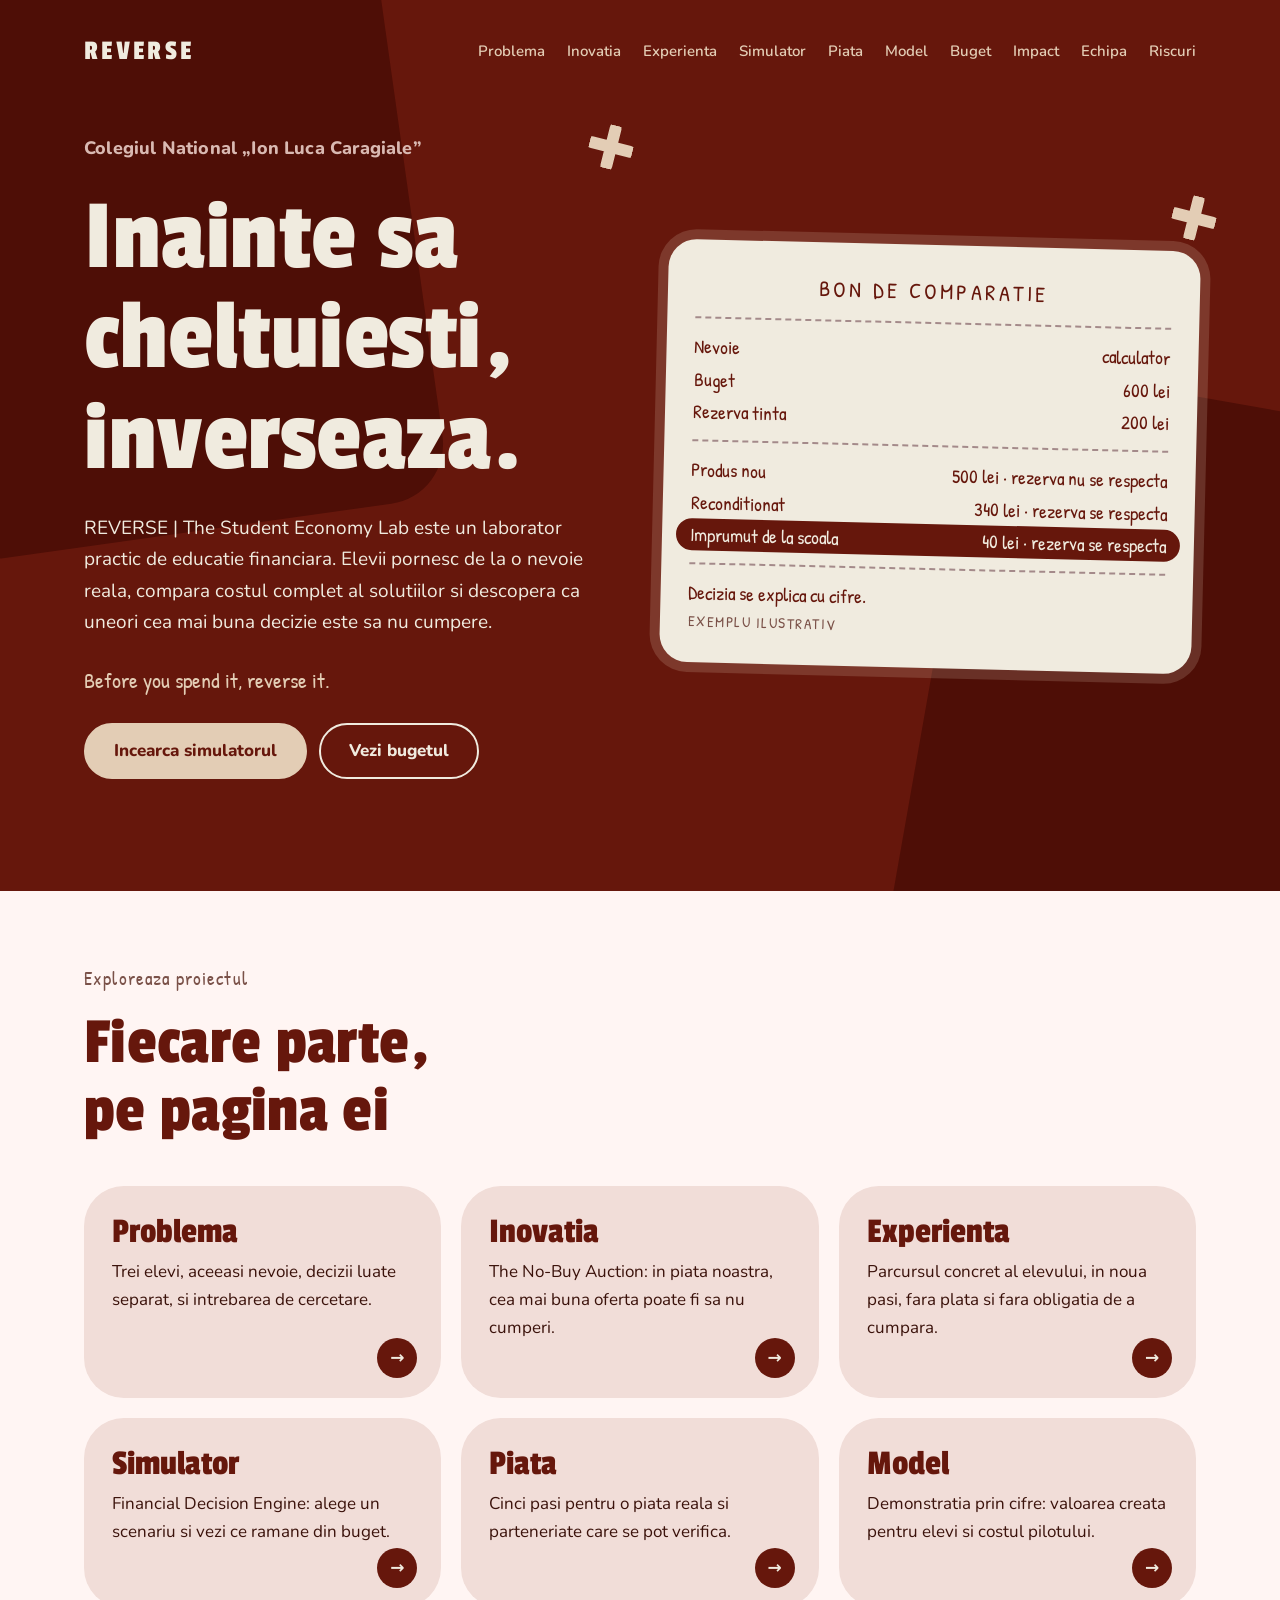
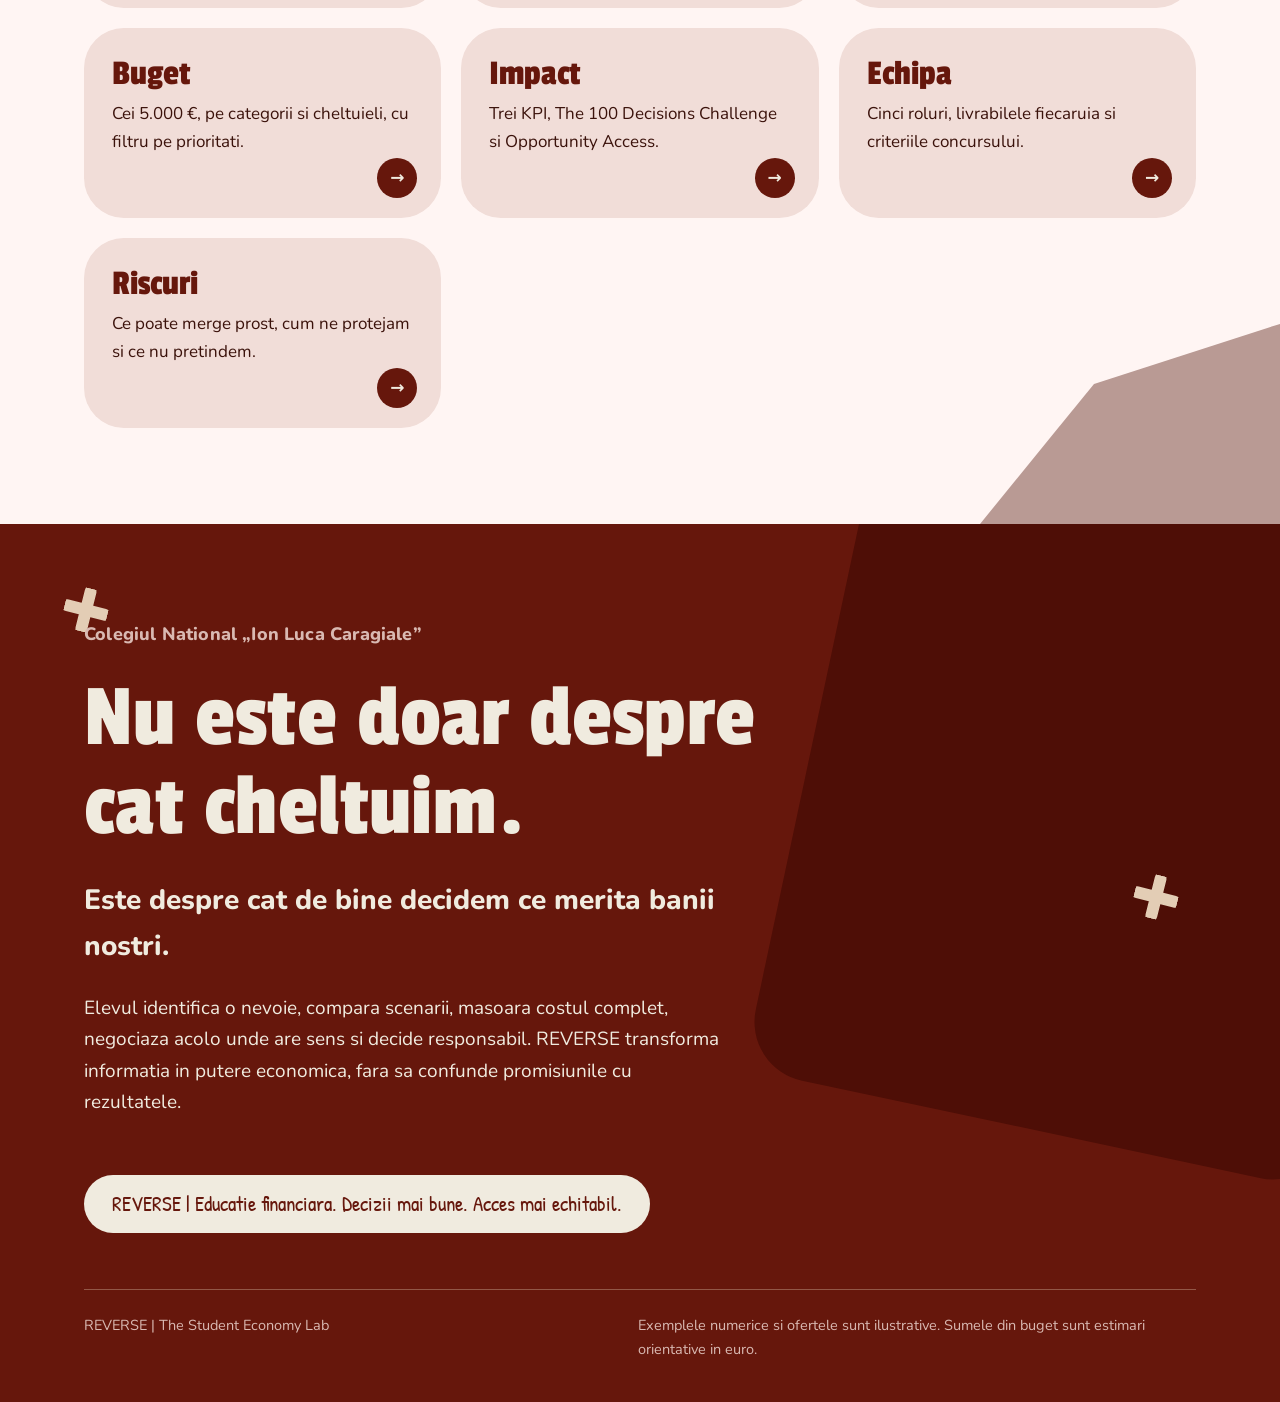
<file: index.html>
<!doctype html>
<html lang="ro">
<head>
<meta charset="utf-8">
<meta name="viewport" content="width=device-width, initial-scale=1">
<title>REVERSE</title>
<meta name="description" content="REVERSE | The Student Economy Lab. Educatie financiara, decizii mai bune, acces mai echitabil. Colegiul National „Ion Luca Caragiale”.">
<link rel="preconnect" href="https://fonts.googleapis.com">
<link rel="preconnect" href="https://fonts.gstatic.com" crossorigin>
<link href="https://fonts.googleapis.com/css2?family=Nunito:wght@400;600;800&family=Passion+One&family=Patrick+Hand&display=swap" rel="stylesheet">
<link rel="stylesheet" href="styles.css">
</head>
<body>

<div class="hero" id="top">
  <span class="spark" style="left: 46%; top: 14%" aria-hidden="true"></span>
  <span class="spark" style="right: 5%; top: 22%" aria-hidden="true"></span>
  <div class="wrap">
    <header class="site-header">
      <a class="logo" href="index.html">REVERSE</a>
      <nav class="nav" aria-label="Navigare principala">
        <a href="problema.html">Problema</a>
        <a href="inovatia.html">Inovatia</a>
        <a href="experienta.html">Experienta</a>
        <a href="simulator.html">Simulator</a>
        <a href="piata.html">Piata</a>
        <a href="model.html">Model</a>
        <a href="buget.html">Buget</a>
        <a href="impact.html">Impact</a>
        <a href="echipa.html">Echipa</a>
        <a href="riscuri.html">Riscuri</a>
      </nav>
    </header>

    <div class="hero-grid">
      <div class="stack g24">
        <div class="school">Colegiul National „Ion Luca Caragiale”</div>
        <h1>Inainte sa cheltuiesti, inverseaza.</h1>
        <p class="lead">REVERSE | The Student Economy Lab este un laborator practic de educatie financiara. Elevii pornesc de la o nevoie reala, compara costul complet al solutiilor si descopera ca uneori cea mai buna decizie este sa nu cumpere.</p>
        <p class="pledge">Before you spend it, reverse it.</p>
        <div class="hero-actions">
          <a class="btn fill" href="simulator.html">Incearca simulatorul</a>
          <a class="btn" href="buget.html">Vezi bugetul</a>
        </div>
      </div>

      <div class="receipt" role="img" aria-label="Exemplu de bon de comparatie: nevoie calculator, buget 600 lei, rezerva 200 lei. Nou 500 lei nu respecta rezerva, reconditionat 340 lei o respecta, imprumut de la scoala 40 lei o respecta.">
        <div class="receipt-title">BON DE COMPARATIE</div>
        <div class="receipt-block">
          <div class="receipt-row"><span>Nevoie</span><span>calculator</span></div>
          <div class="receipt-row"><span>Buget</span><span>600 lei</span></div>
          <div class="receipt-row"><span>Rezerva tinta</span><span>200 lei</span></div>
        </div>
        <div class="receipt-block">
          <div class="receipt-row"><span>Produs nou</span><span>500 lei · rezerva nu se respecta</span></div>
          <div class="receipt-row"><span>Reconditionat</span><span>340 lei · rezerva se respecta</span></div>
          <div class="receipt-row hit"><span>Imprumut de la scoala</span><span>40 lei · rezerva se respecta</span></div>
        </div>
        <div class="receipt-foot">
          <span>Decizia se explica cu cifre.</span>
          <small>EXEMPLU ILUSTRATIV</small>
        </div>
      </div>
    </div>
  </div>
</div>

<main>
<section class="section" style="padding-top: 72px">
  <div class="wedge br" aria-hidden="true"></div>
  <div class="wrap stack g40">
    <div class="stack g16 measure">
      <div class="eyebrow">Exploreaza proiectul</div>
      <h2>Fiecare parte, pe pagina ei</h2>
    </div>
    <div class="navcards">
        <a class="navcard" href="problema.html"><span class="name">Problema</span><span>Trei elevi, aceeasi nevoie, decizii luate separat, si intrebarea de cercetare.</span><span class="go" aria-hidden="true">→</span></a>
        <a class="navcard" href="inovatia.html"><span class="name">Inovatia</span><span>The No-Buy Auction: in piata noastra, cea mai buna oferta poate fi sa nu cumperi.</span><span class="go" aria-hidden="true">→</span></a>
        <a class="navcard" href="experienta.html"><span class="name">Experienta</span><span>Parcursul concret al elevului, in noua pasi, fara plata si fara obligatia de a cumpara.</span><span class="go" aria-hidden="true">→</span></a>
        <a class="navcard" href="simulator.html"><span class="name">Simulator</span><span>Financial Decision Engine: alege un scenariu si vezi ce ramane din buget.</span><span class="go" aria-hidden="true">→</span></a>
        <a class="navcard" href="piata.html"><span class="name">Piata</span><span>Cinci pasi pentru o piata reala si parteneriate care se pot verifica.</span><span class="go" aria-hidden="true">→</span></a>
        <a class="navcard" href="model.html"><span class="name">Model</span><span>Demonstratia prin cifre: valoarea creata pentru elevi si costul pilotului.</span><span class="go" aria-hidden="true">→</span></a>
        <a class="navcard" href="buget.html"><span class="name">Buget</span><span>Cei 5.000 €, pe categorii si cheltuieli, cu filtru pe prioritati.</span><span class="go" aria-hidden="true">→</span></a>
        <a class="navcard" href="impact.html"><span class="name">Impact</span><span>Trei KPI, The 100 Decisions Challenge si Opportunity Access.</span><span class="go" aria-hidden="true">→</span></a>
        <a class="navcard" href="echipa.html"><span class="name">Echipa</span><span>Cinci roluri, livrabilele fiecaruia si criteriile concursului.</span><span class="go" aria-hidden="true">→</span></a>
        <a class="navcard" href="riscuri.html"><span class="name">Riscuri</span><span>Ce poate merge prost, cum ne protejam si ce nu pretindem.</span><span class="go" aria-hidden="true">→</span></a>
    </div>
  </div>
</section>
</main>

<footer class="closing">
  <span class="spark" style="left: 5%; top: 64px" aria-hidden="true"></span>
  <span class="spark" style="right: 8%; top: 40%" aria-hidden="true"></span>
  <div class="wrap stack g56">
    <div class="stack g24" style="max-width: 26ch; max-width: 40em">
      <div class="school">Colegiul National „Ion Luca Caragiale”</div>
      <h2>Nu este doar despre cat cheltuim.</h2>
      <p class="lead" style="font-size: clamp(20px, 2.4vw, 28px); font-weight: 800">Este despre cat de bine decidem ce merita banii nostri.</p>
      <p class="lead">Elevul identifica o nevoie, compara scenarii, masoara costul complet, negociaza acolo unde are sens si decide responsabil. REVERSE transforma informatia in putere economica, fara sa confunde promisiunile cu rezultatele.</p>
    </div>
    <div class="tagline">REVERSE | Educatie financiara. Decizii mai bune. Acces mai echitabil.</div>
    <div class="footer">
      <span>REVERSE | The Student Economy Lab</span>
      <span>Exemplele numerice si ofertele sunt ilustrative. Sumele din buget sunt estimari orientative in euro.</span>
    </div>
  </div>
</footer>

<script src="script.js"></script>
</body>
</html>
</file>
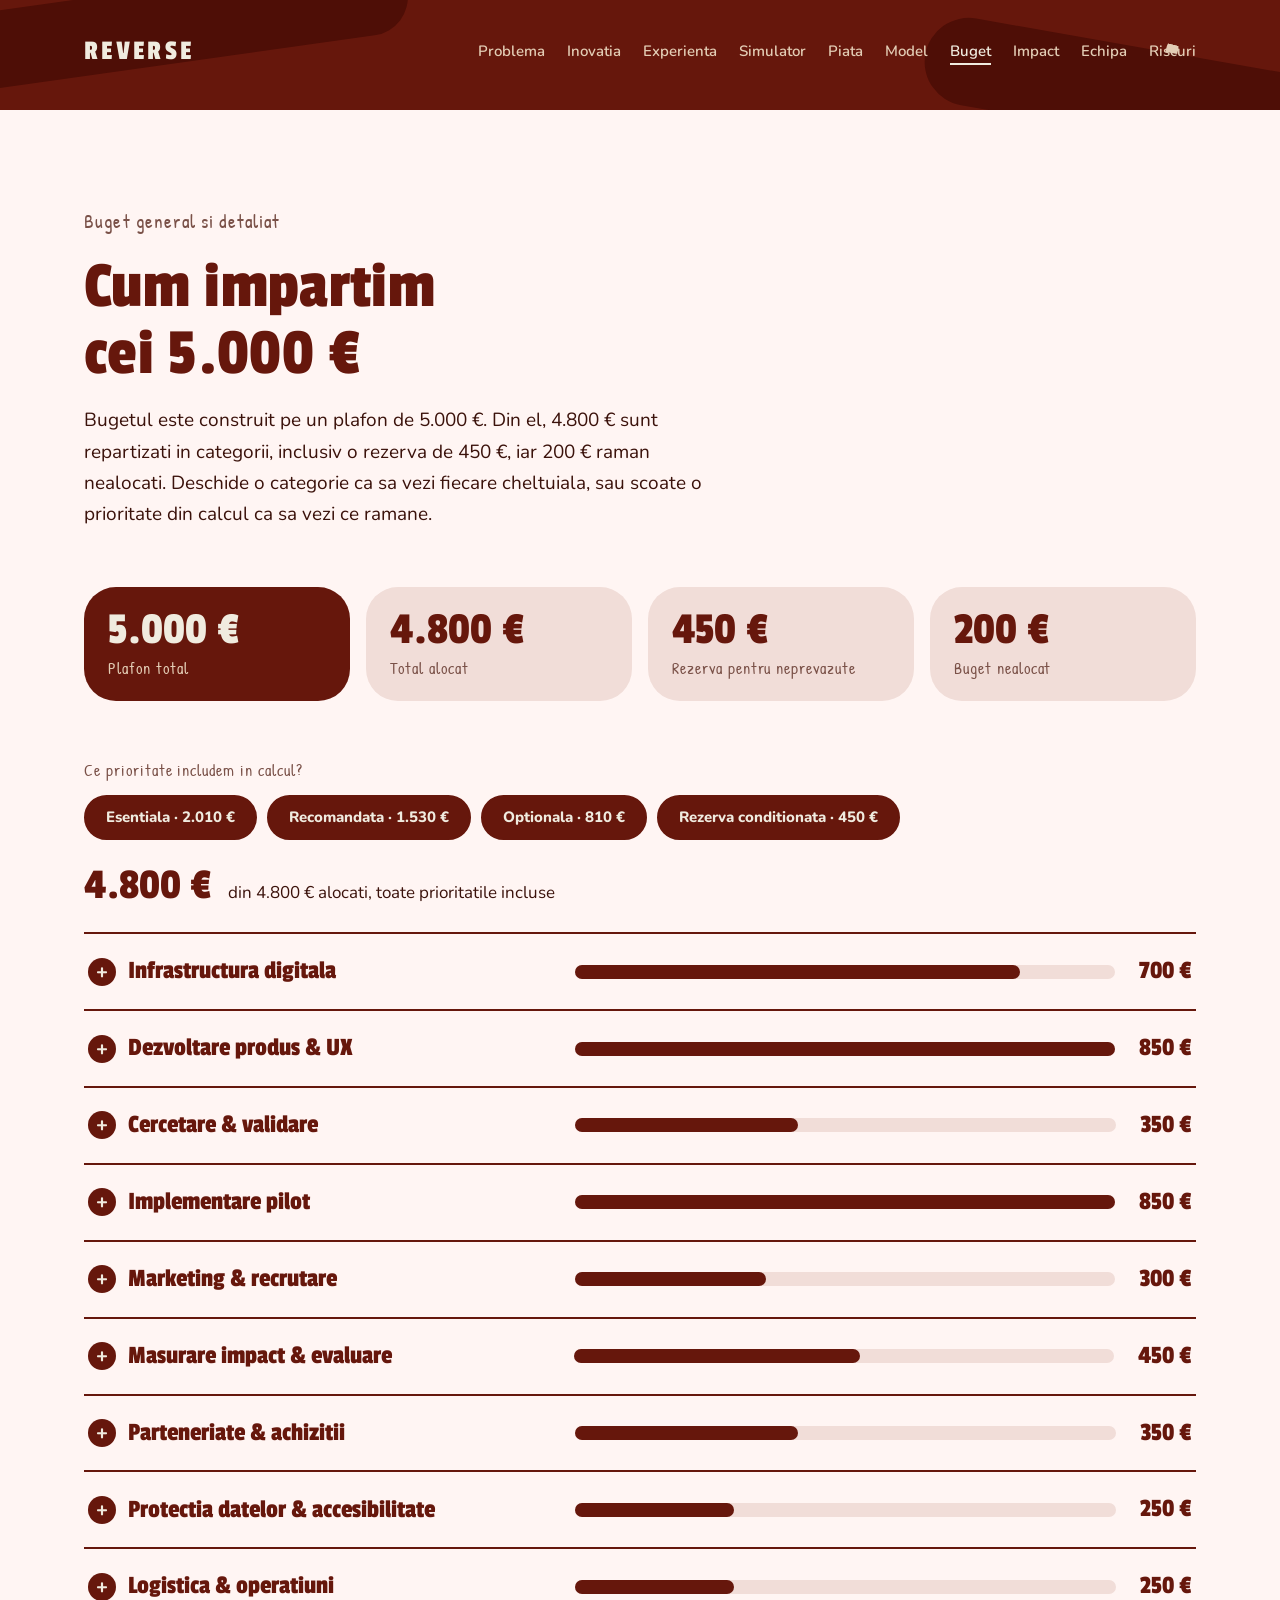
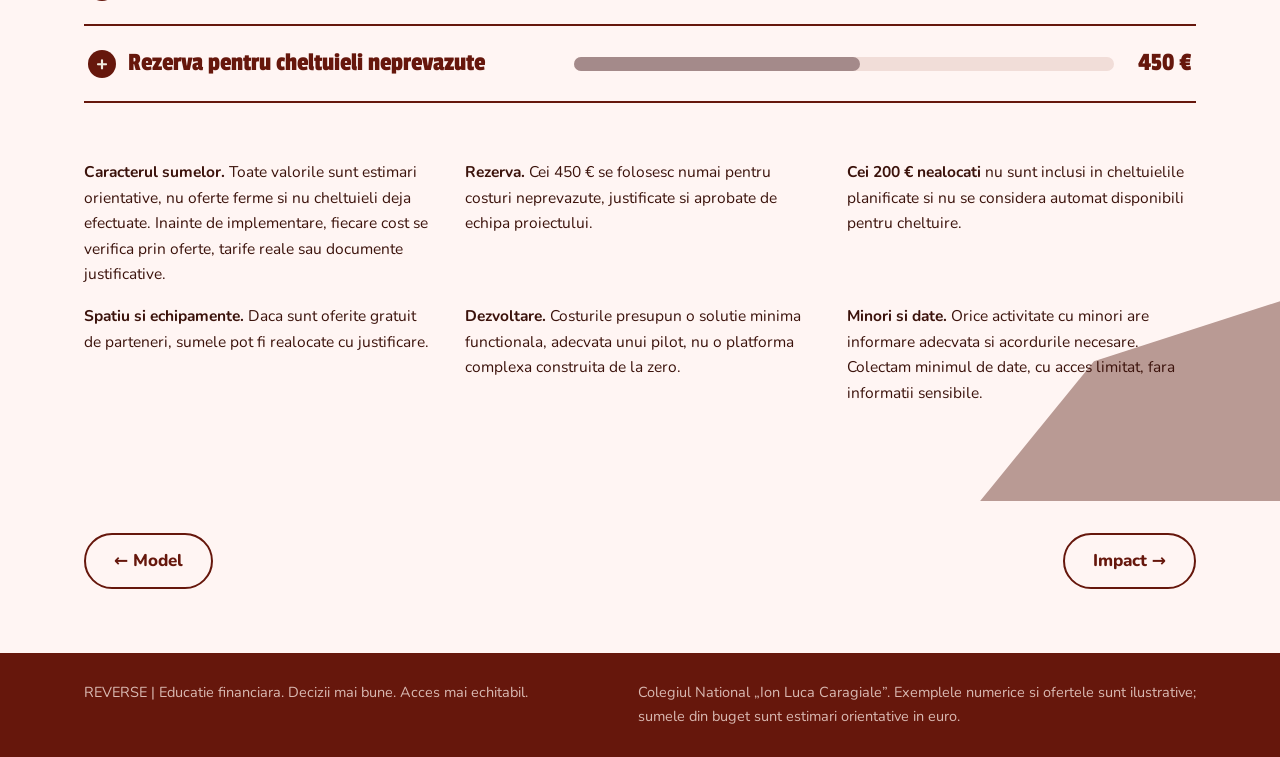
<file: buget.html>
<!doctype html>
<html lang="ro">
<head>
<meta charset="utf-8">
<meta name="viewport" content="width=device-width, initial-scale=1">
<title>Buget · REVERSE</title>
<meta name="description" content="Cei 5.000 €, pe categorii si cheltuieli, cu filtru pe prioritati.">
<link rel="preconnect" href="https://fonts.googleapis.com">
<link rel="preconnect" href="https://fonts.gstatic.com" crossorigin>
<link href="https://fonts.googleapis.com/css2?family=Nunito:wght@400;600;800&family=Passion+One&family=Patrick+Hand&display=swap" rel="stylesheet">
<link rel="stylesheet" href="styles.css">
</head>
<body>

<div class="hero page-hero">
  <span class="spark" style="right: 7%; top: 40%" aria-hidden="true"></span>
  <div class="wrap">
    <header class="site-header">
      <a class="logo" href="index.html">REVERSE</a>
      <nav class="nav" aria-label="Navigare principala">
        <a href="problema.html">Problema</a>
        <a href="inovatia.html">Inovatia</a>
        <a href="experienta.html">Experienta</a>
        <a href="simulator.html">Simulator</a>
        <a href="piata.html">Piata</a>
        <a href="model.html">Model</a>
        <a href="buget.html" aria-current="page">Buget</a>
        <a href="impact.html">Impact</a>
        <a href="echipa.html">Echipa</a>
        <a href="riscuri.html">Riscuri</a>
      </nav>
    </header>
  </div>
</div>

<main>

<section id="buget" class="section">
  <div class="wedge br" aria-hidden="true"></div>
  <div class="wrap stack g56">
    <div class="stack g16 measure">
      <div class="eyebrow">Buget general si detaliat</div>
      <h2>Cum impartim cei 5.000 €</h2>
      <p class="lead">Bugetul este construit pe un plafon de 5.000 €. Din el, 4.800 € sunt repartizati in categorii, inclusiv o rezerva de 450 €, iar 200 € raman nealocati. Deschide o categorie ca sa vezi fiecare cheltuiala, sau scoate o prioritate din calcul ca sa vezi ce ramane.</p>
    </div>

    <div class="figs">
      <div class="fig dark"><span class="n">5.000 €</span><span class="k">Plafon total</span></div>
      <div class="fig"><span class="n">4.800 €</span><span class="k">Total alocat</span></div>
      <div class="fig"><span class="n">450 €</span><span class="k">Rezerva pentru neprevazute</span></div>
      <div class="fig"><span class="n">200 €</span><span class="k">Buget nealocat</span></div>
    </div>

    <div class="stack g24">
      <div class="stack g12">
        <span class="k">Ce prioritate includem in calcul?</span>
        <div class="chips" id="priority-chips" role="group" aria-label="Filtreaza cheltuielile dupa prioritate"></div>
      </div>
      <div class="bsum" aria-live="polite"><b id="b-total">4.800 €</b><span id="b-note">din 4.800 € alocati, toate prioritatile incluse</span></div>
      <div id="budget-rows"></div>
    </div>

    <div class="rules">
      <p><b>Caracterul sumelor.</b> Toate valorile sunt estimari orientative, nu oferte ferme si nu cheltuieli deja efectuate. Inainte de implementare, fiecare cost se verifica prin oferte, tarife reale sau documente justificative.</p>
      <p><b>Rezerva.</b> Cei 450 € se folosesc numai pentru costuri neprevazute, justificate si aprobate de echipa proiectului.</p>
      <p><b>Cei 200 € nealocati</b> nu sunt inclusi in cheltuielile planificate si nu se considera automat disponibili pentru cheltuire.</p>
      <p><b>Spatiu si echipamente.</b> Daca sunt oferite gratuit de parteneri, sumele pot fi realocate cu justificare.</p>
      <p><b>Dezvoltare.</b> Costurile presupun o solutie minima functionala, adecvata unui pilot, nu o platforma complexa construita de la zero.</p>
      <p><b>Minori si date.</b> Orice activitate cu minori are informare adecvata si acordurile necesare. Colectam minimul de date, cu acces limitat, fara informatii sensibile.</p>
    </div>
  </div>
</section>

<div class="wrap"><nav class="pager" aria-label="Pagini"><a href="model.html">← Model</a><a href="impact.html">Impact →</a></nav></div>

</main>

<footer class="mini-footer">
  <div class="wrap footer">
    <span>REVERSE | Educatie financiara. Decizii mai bune. Acces mai echitabil.</span>
    <span>Colegiul National „Ion Luca Caragiale”. Exemplele numerice si ofertele sunt ilustrative; sumele din buget sunt estimari orientative in euro.</span>
  </div>
</footer>

<script src="script.js"></script>
</body>
</html>
</file>
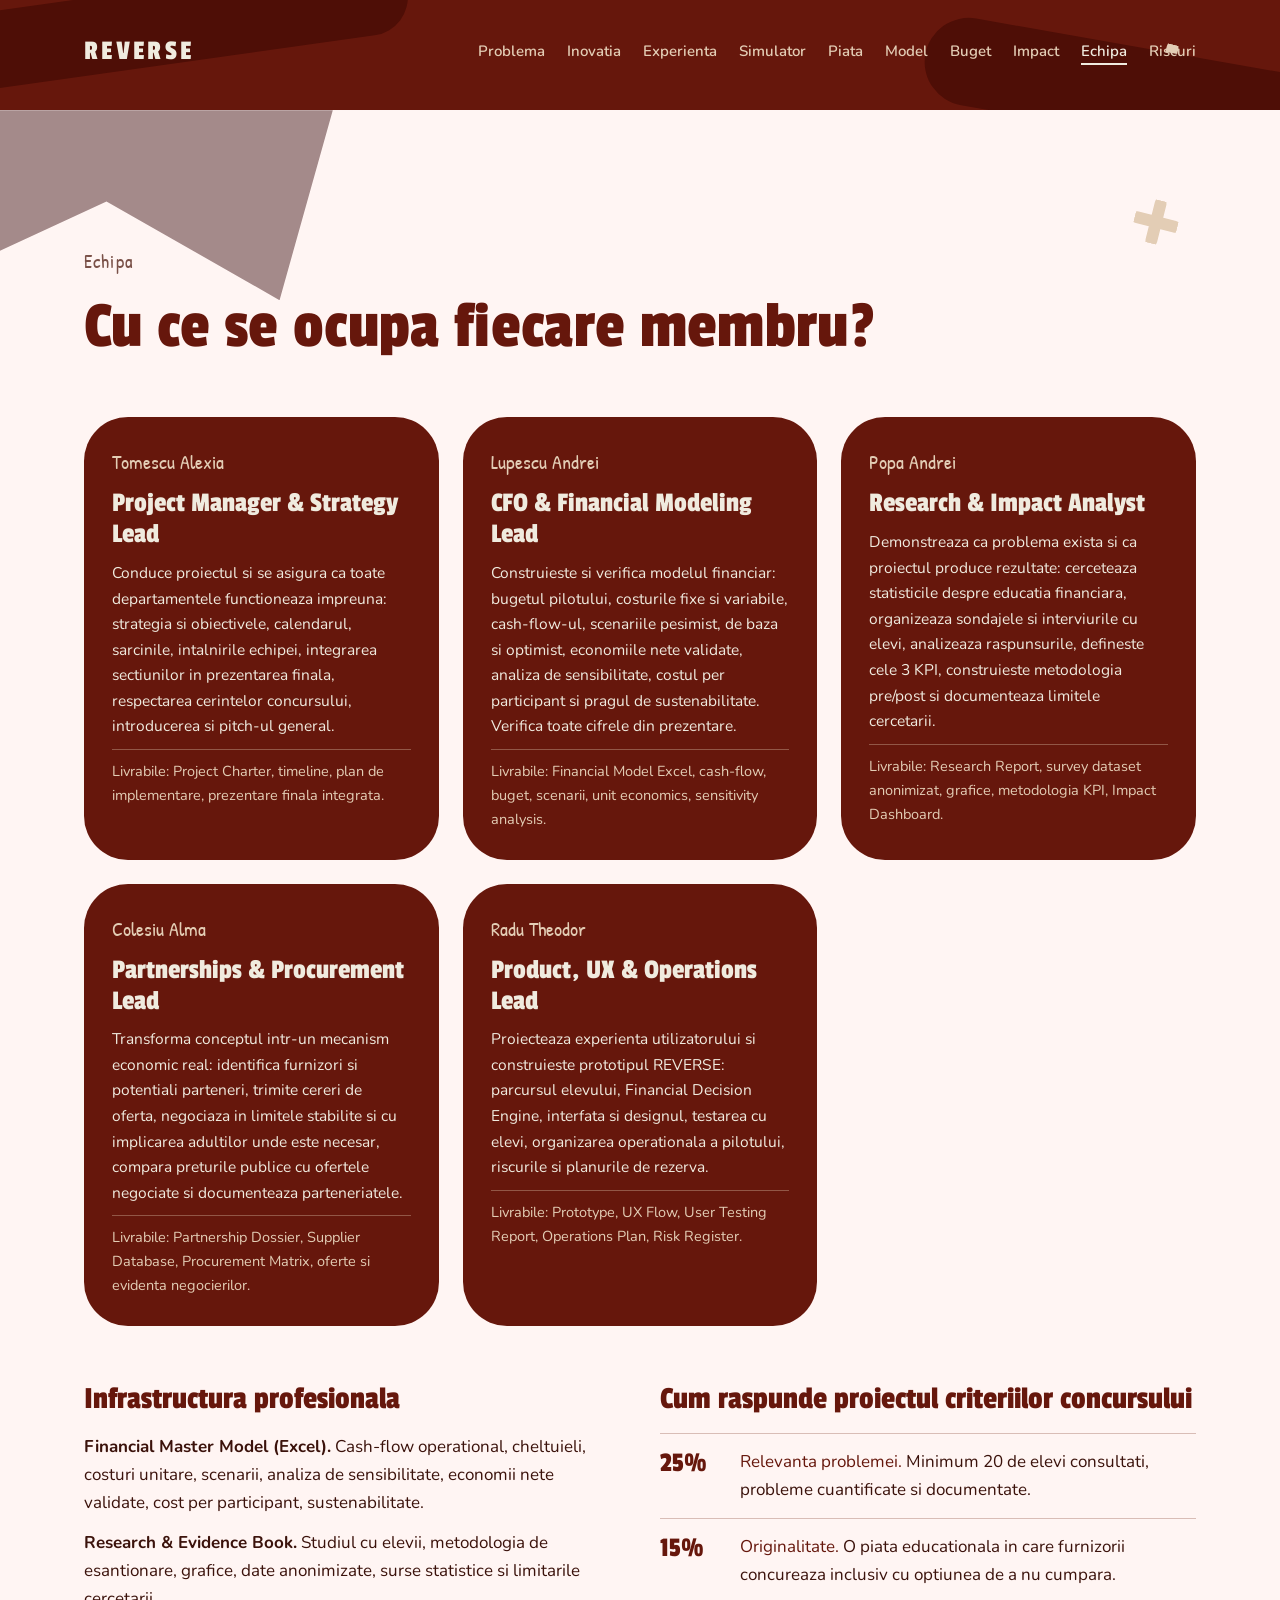
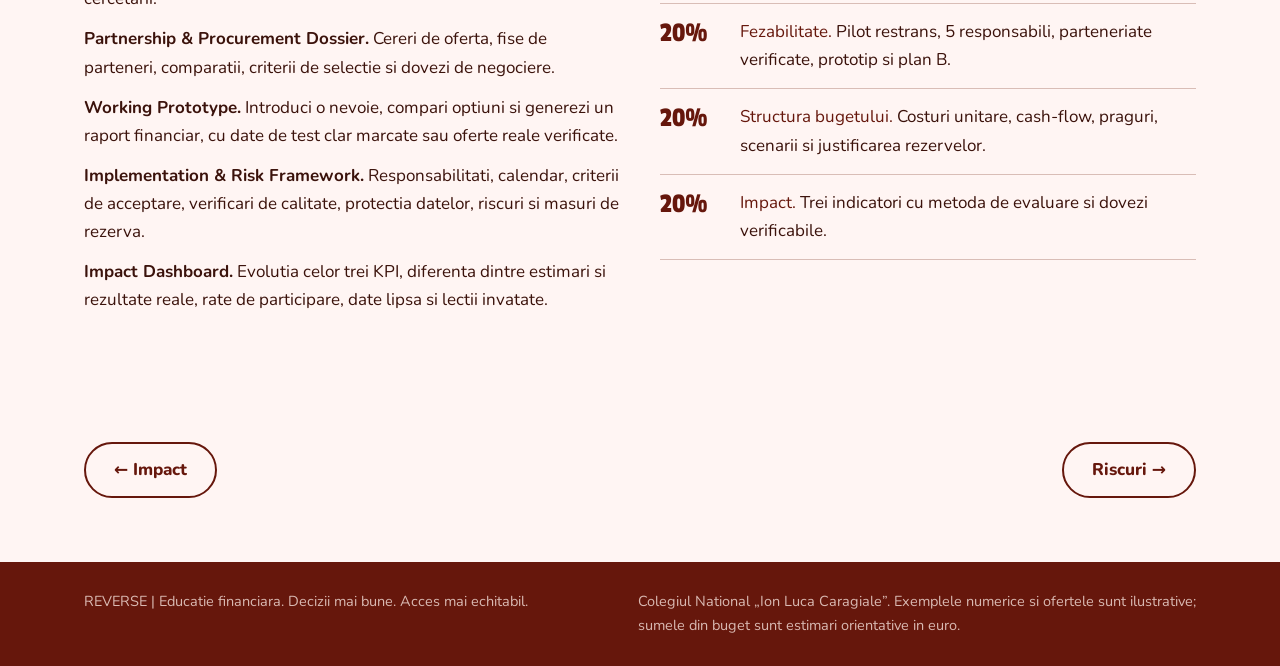
<file: echipa.html>
<!doctype html>
<html lang="ro">
<head>
<meta charset="utf-8">
<meta name="viewport" content="width=device-width, initial-scale=1">
<title>Echipa · REVERSE</title>
<meta name="description" content="Cinci roluri, livrabilele fiecaruia si criteriile concursului.">
<link rel="preconnect" href="https://fonts.googleapis.com">
<link rel="preconnect" href="https://fonts.gstatic.com" crossorigin>
<link href="https://fonts.googleapis.com/css2?family=Nunito:wght@400;600;800&family=Passion+One&family=Patrick+Hand&display=swap" rel="stylesheet">
<link rel="stylesheet" href="styles.css">
</head>
<body>

<div class="hero page-hero">
  <span class="spark" style="right: 7%; top: 40%" aria-hidden="true"></span>
  <div class="wrap">
    <header class="site-header">
      <a class="logo" href="index.html">REVERSE</a>
      <nav class="nav" aria-label="Navigare principala">
        <a href="problema.html">Problema</a>
        <a href="inovatia.html">Inovatia</a>
        <a href="experienta.html">Experienta</a>
        <a href="simulator.html">Simulator</a>
        <a href="piata.html">Piata</a>
        <a href="model.html">Model</a>
        <a href="buget.html">Buget</a>
        <a href="impact.html">Impact</a>
        <a href="echipa.html" aria-current="page">Echipa</a>
        <a href="riscuri.html">Riscuri</a>
      </nav>
    </header>
  </div>
</div>

<main>

<section id="echipa" class="section">
  <div class="wedge tl" aria-hidden="true"></div>
  <span class="spark" style="right: 8%; top: 90px" aria-hidden="true"></span>
  <div class="wrap stack g56">
    <div class="stack g16" style="margin-top: 40px">
      <div class="eyebrow">Echipa</div>
      <h2>Cu ce se ocupa fiecare membru?</h2>
    </div>

    <div class="grid-3">
      <article class="member">
        <span class="who">Tomescu Alexia</span>
        <h3>Project Manager &amp; Strategy Lead</h3>
        <p>Conduce proiectul si se asigura ca toate departamentele functioneaza impreuna: strategia si obiectivele, calendarul, sarcinile, intalnirile echipei, integrarea sectiunilor in prezentarea finala, respectarea cerintelor concursului, introducerea si pitch-ul general.</p>
        <p class="out">Livrabile: Project Charter, timeline, plan de implementare, prezentare finala integrata.</p>
      </article>
      <article class="member">
        <span class="who">Lupescu Andrei</span>
        <h3>CFO &amp; Financial Modeling Lead</h3>
        <p>Construieste si verifica modelul financiar: bugetul pilotului, costurile fixe si variabile, cash-flow-ul, scenariile pesimist, de baza si optimist, economiile nete validate, analiza de sensibilitate, costul per participant si pragul de sustenabilitate. Verifica toate cifrele din prezentare.</p>
        <p class="out">Livrabile: Financial Model Excel, cash-flow, buget, scenarii, unit economics, sensitivity analysis.</p>
      </article>
      <article class="member">
        <span class="who">Popa Andrei</span>
        <h3>Research &amp; Impact Analyst</h3>
        <p>Demonstreaza ca problema exista si ca proiectul produce rezultate: cerceteaza statisticile despre educatia financiara, organizeaza sondajele si interviurile cu elevi, analizeaza raspunsurile, defineste cele 3 KPI, construieste metodologia pre/post si documenteaza limitele cercetarii.</p>
        <p class="out">Livrabile: Research Report, survey dataset anonimizat, grafice, metodologia KPI, Impact Dashboard.</p>
      </article>
      <article class="member">
        <span class="who">Colesiu Alma</span>
        <h3>Partnerships &amp; Procurement Lead</h3>
        <p>Transforma conceptul intr-un mecanism economic real: identifica furnizori si potentiali parteneri, trimite cereri de oferta, negociaza in limitele stabilite si cu implicarea adultilor unde este necesar, compara preturile publice cu ofertele negociate si documenteaza parteneriatele.</p>
        <p class="out">Livrabile: Partnership Dossier, Supplier Database, Procurement Matrix, oferte si evidenta negocierilor.</p>
      </article>
      <article class="member">
        <span class="who">Radu Theodor</span>
        <h3>Product, UX &amp; Operations Lead</h3>
        <p>Proiecteaza experienta utilizatorului si construieste prototipul REVERSE: parcursul elevului, Financial Decision Engine, interfata si designul, testarea cu elevi, organizarea operationala a pilotului, riscurile si planurile de rezerva.</p>
        <p class="out">Livrabile: Prototype, UX Flow, User Testing Report, Operations Plan, Risk Register.</p>
      </article>
    </div>

    <div class="grid-2">
      <div class="stack g16">
        <h3>Infrastructura profesionala</h3>
        <ul class="stack g12">
          <li><b>Financial Master Model (Excel).</b> Cash-flow operational, cheltuieli, costuri unitare, scenarii, analiza de sensibilitate, economii nete validate, cost per participant, sustenabilitate.</li>
          <li><b>Research &amp; Evidence Book.</b> Studiul cu elevii, metodologia de esantionare, grafice, date anonimizate, surse statistice si limitarile cercetarii.</li>
          <li><b>Partnership &amp; Procurement Dossier.</b> Cereri de oferta, fise de parteneri, comparatii, criterii de selectie si dovezi de negociere.</li>
          <li><b>Working Prototype.</b> Introduci o nevoie, compari optiuni si generezi un raport financiar, cu date de test clar marcate sau oferte reale verificate.</li>
          <li><b>Implementation &amp; Risk Framework.</b> Responsabilitati, calendar, criterii de acceptare, verificari de calitate, protectia datelor, riscuri si masuri de rezerva.</li>
          <li><b>Impact Dashboard.</b> Evolutia celor trei KPI, diferenta dintre estimari si rezultate reale, rate de participare, date lipsa si lectii invatate.</li>
        </ul>
      </div>
      <div class="stack g40">
        <div class="stack g16">
          <h3>Cum raspunde proiectul criteriilor concursului</h3>
          <div class="crit">
            <div><b>25%</b><span><b style="font-family: var(--font-body); font-size: 17px">Relevanta problemei.</b> Minimum 20 de elevi consultati, probleme cuantificate si documentate.</span></div>
            <div><b>15%</b><span><b style="font-family: var(--font-body); font-size: 17px">Originalitate.</b> O piata educationala in care furnizorii concureaza inclusiv cu optiunea de a nu cumpara.</span></div>
            <div><b>20%</b><span><b style="font-family: var(--font-body); font-size: 17px">Fezabilitate.</b> Pilot restrans, 5 responsabili, parteneriate verificate, prototip si plan B.</span></div>
            <div><b>20%</b><span><b style="font-family: var(--font-body); font-size: 17px">Structura bugetului.</b> Costuri unitare, cash-flow, praguri, scenarii si justificarea rezervelor.</span></div>
            <div><b>20%</b><span><b style="font-family: var(--font-body); font-size: 17px">Impact.</b> Trei indicatori cu metoda de evaluare si dovezi verificabile.</span></div>
          </div>
        </div>
      </div>
    </div>
  </div>
</section>

<div class="wrap"><nav class="pager" aria-label="Pagini"><a href="impact.html">← Impact</a><a href="riscuri.html">Riscuri →</a></nav></div>

</main>

<footer class="mini-footer">
  <div class="wrap footer">
    <span>REVERSE | Educatie financiara. Decizii mai bune. Acces mai echitabil.</span>
    <span>Colegiul National „Ion Luca Caragiale”. Exemplele numerice si ofertele sunt ilustrative; sumele din buget sunt estimari orientative in euro.</span>
  </div>
</footer>

<script src="script.js"></script>
</body>
</html>
</file>
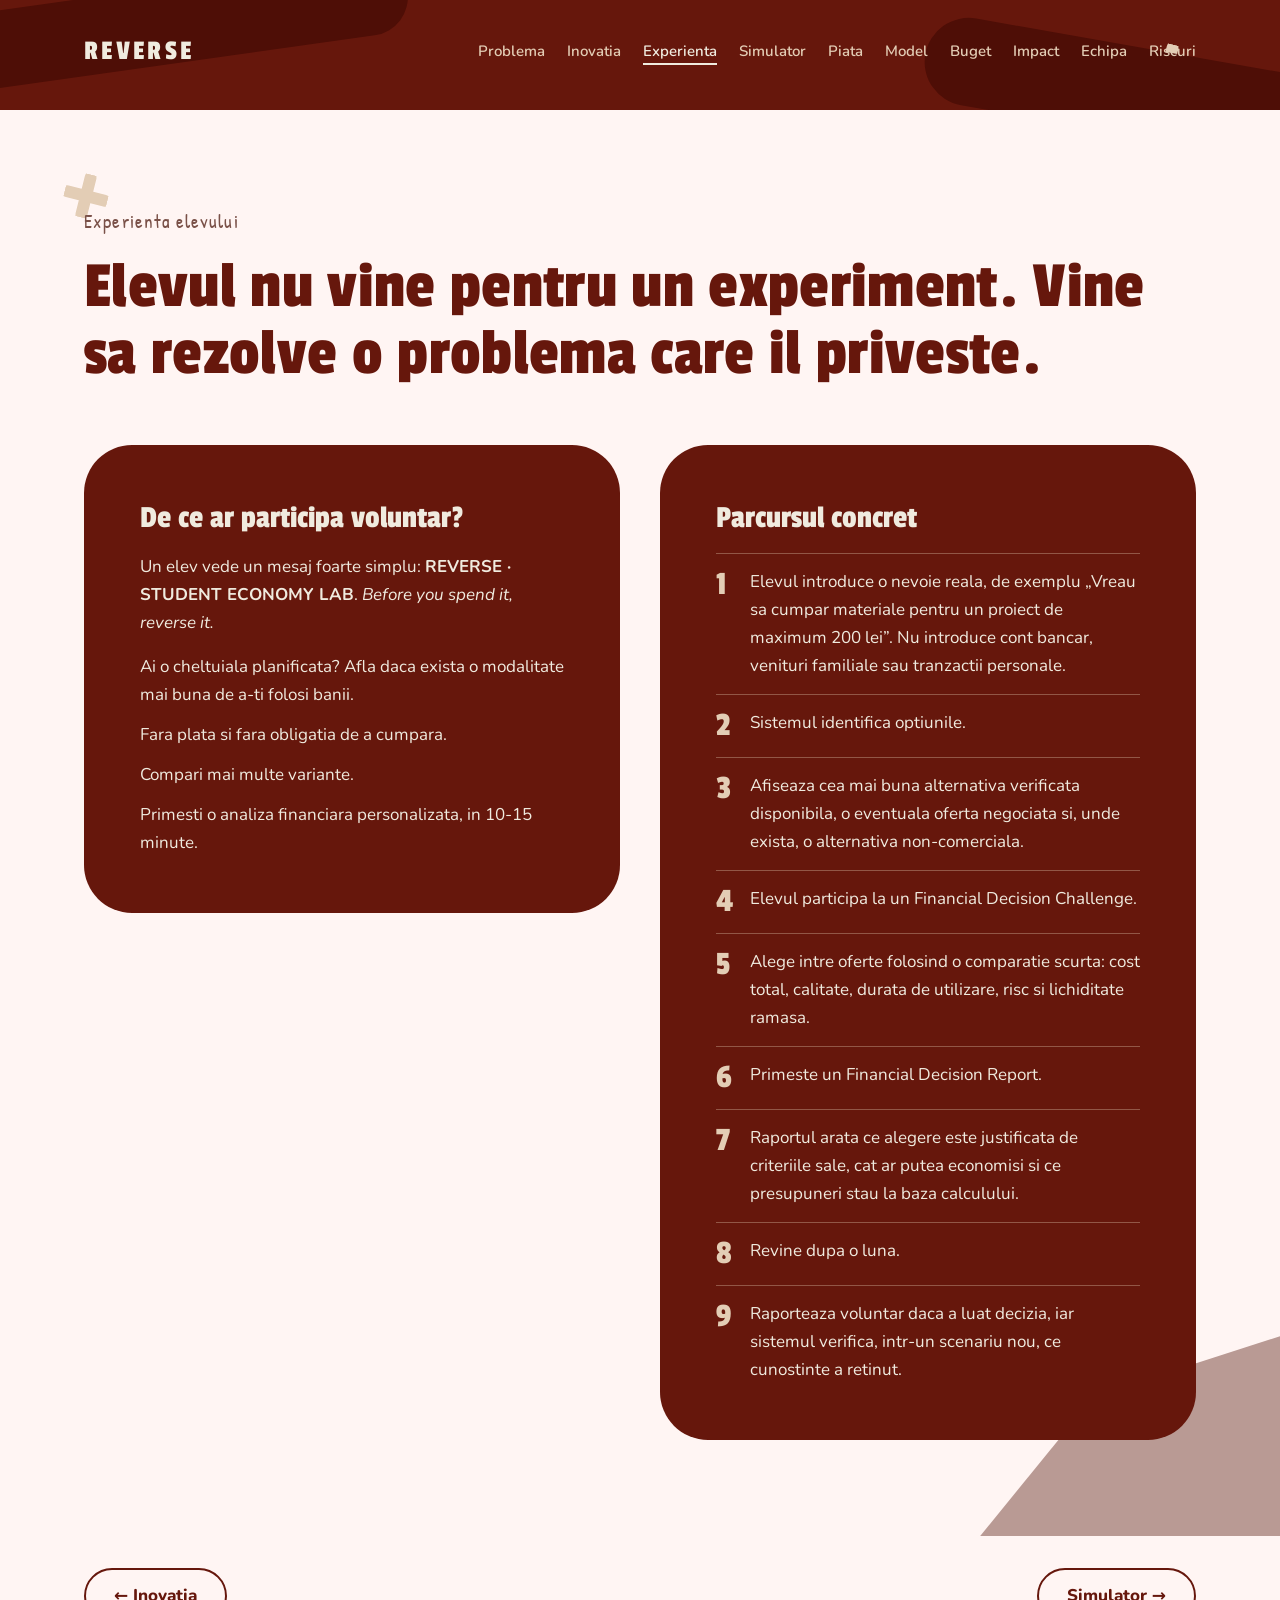
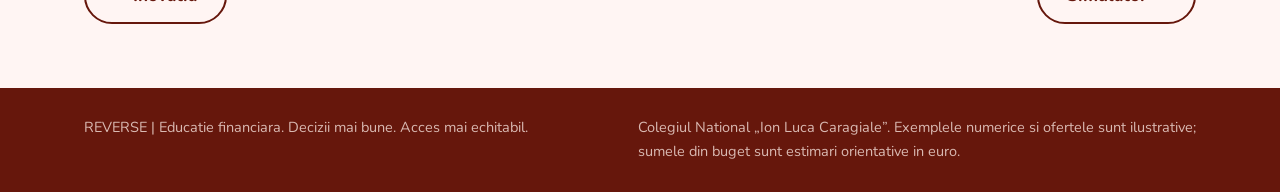
<file: experienta.html>
<!doctype html>
<html lang="ro">
<head>
<meta charset="utf-8">
<meta name="viewport" content="width=device-width, initial-scale=1">
<title>Experienta · REVERSE</title>
<meta name="description" content="Parcursul concret al elevului, in noua pasi, fara plata si fara obligatia de a cumpara.">
<link rel="preconnect" href="https://fonts.googleapis.com">
<link rel="preconnect" href="https://fonts.gstatic.com" crossorigin>
<link href="https://fonts.googleapis.com/css2?family=Nunito:wght@400;600;800&family=Passion+One&family=Patrick+Hand&display=swap" rel="stylesheet">
<link rel="stylesheet" href="styles.css">
</head>
<body>

<div class="hero page-hero">
  <span class="spark" style="right: 7%; top: 40%" aria-hidden="true"></span>
  <div class="wrap">
    <header class="site-header">
      <a class="logo" href="index.html">REVERSE</a>
      <nav class="nav" aria-label="Navigare principala">
        <a href="problema.html">Problema</a>
        <a href="inovatia.html">Inovatia</a>
        <a href="experienta.html" aria-current="page">Experienta</a>
        <a href="simulator.html">Simulator</a>
        <a href="piata.html">Piata</a>
        <a href="model.html">Model</a>
        <a href="buget.html">Buget</a>
        <a href="impact.html">Impact</a>
        <a href="echipa.html">Echipa</a>
        <a href="riscuri.html">Riscuri</a>
      </nav>
    </header>
  </div>
</div>

<main>

<section id="experienta" class="section">
  <div class="wedge br" aria-hidden="true"></div>
  <span class="spark" style="left: 5%; top: 64px" aria-hidden="true"></span>
  <div class="wrap stack g56">
    <div class="stack g16">
      <div class="eyebrow">Experienta elevului</div>
      <h2>Elevul nu vine pentru un experiment. Vine sa rezolve o problema care il priveste.</h2>
    </div>

    <div class="grid-2">
      <div class="pill stack g16">
        <h3>De ce ar participa voluntar?</h3>
        <p>Un elev vede un mesaj foarte simplu: <b>REVERSE · STUDENT ECONOMY LAB</b>. <i>Before you spend it, reverse it.</i></p>
        <ul class="stack g12" style="padding-left: 0">
          <li>Ai o cheltuiala planificata? Afla daca exista o modalitate mai buna de a-ti folosi banii.</li>
          <li>Fara plata si fara obligatia de a cumpara.</li>
          <li>Compari mai multe variante.</li>
          <li>Primesti o analiza financiara personalizata, in 10-15 minute.</li>
        </ul>
      </div>
      <div class="pill">
        <h3 style="margin-bottom: 16px">Parcursul concret</h3>
        <ol class="steps" style="grid-template-columns: 1fr">
          <li><span>Elevul introduce o nevoie reala, de exemplu „Vreau sa cumpar materiale pentru un proiect de maximum 200 lei”. Nu introduce cont bancar, venituri familiale sau tranzactii personale.</span></li>
          <li><span>Sistemul identifica optiunile.</span></li>
          <li><span>Afiseaza cea mai buna alternativa verificata disponibila, o eventuala oferta negociata si, unde exista, o alternativa non-comerciala.</span></li>
          <li><span>Elevul participa la un Financial Decision Challenge.</span></li>
          <li><span>Alege intre oferte folosind o comparatie scurta: cost total, calitate, durata de utilizare, risc si lichiditate ramasa.</span></li>
          <li><span>Primeste un Financial Decision Report.</span></li>
          <li><span>Raportul arata ce alegere este justificata de criteriile sale, cat ar putea economisi si ce presupuneri stau la baza calculului.</span></li>
          <li><span>Revine dupa o luna.</span></li>
          <li><span>Raporteaza voluntar daca a luat decizia, iar sistemul verifica, intr-un scenariu nou, ce cunostinte a retinut.</span></li>
        </ol>
      </div>
    </div>
  </div>
</section>

<div class="wrap"><nav class="pager" aria-label="Pagini"><a href="inovatia.html">← Inovatia</a><a href="simulator.html">Simulator →</a></nav></div>

</main>

<footer class="mini-footer">
  <div class="wrap footer">
    <span>REVERSE | Educatie financiara. Decizii mai bune. Acces mai echitabil.</span>
    <span>Colegiul National „Ion Luca Caragiale”. Exemplele numerice si ofertele sunt ilustrative; sumele din buget sunt estimari orientative in euro.</span>
  </div>
</footer>

<script src="script.js"></script>
</body>
</html>
</file>
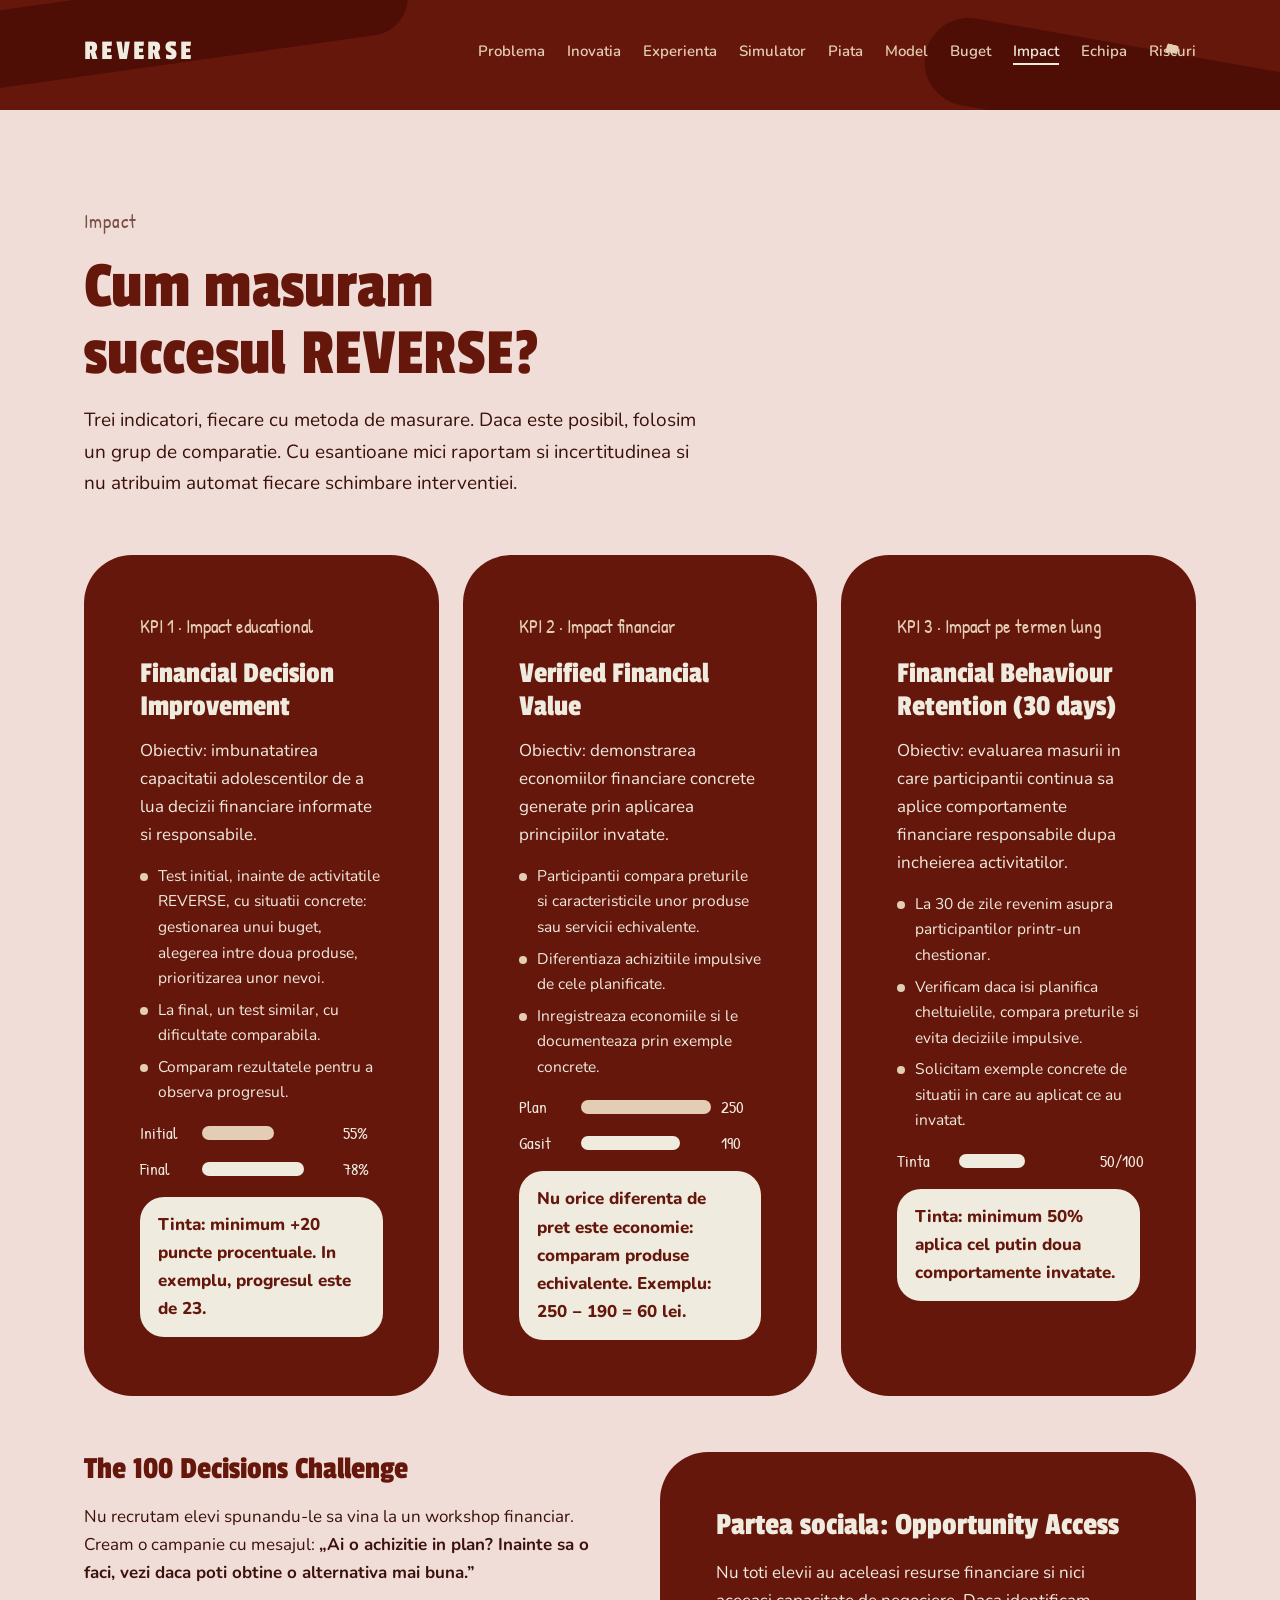
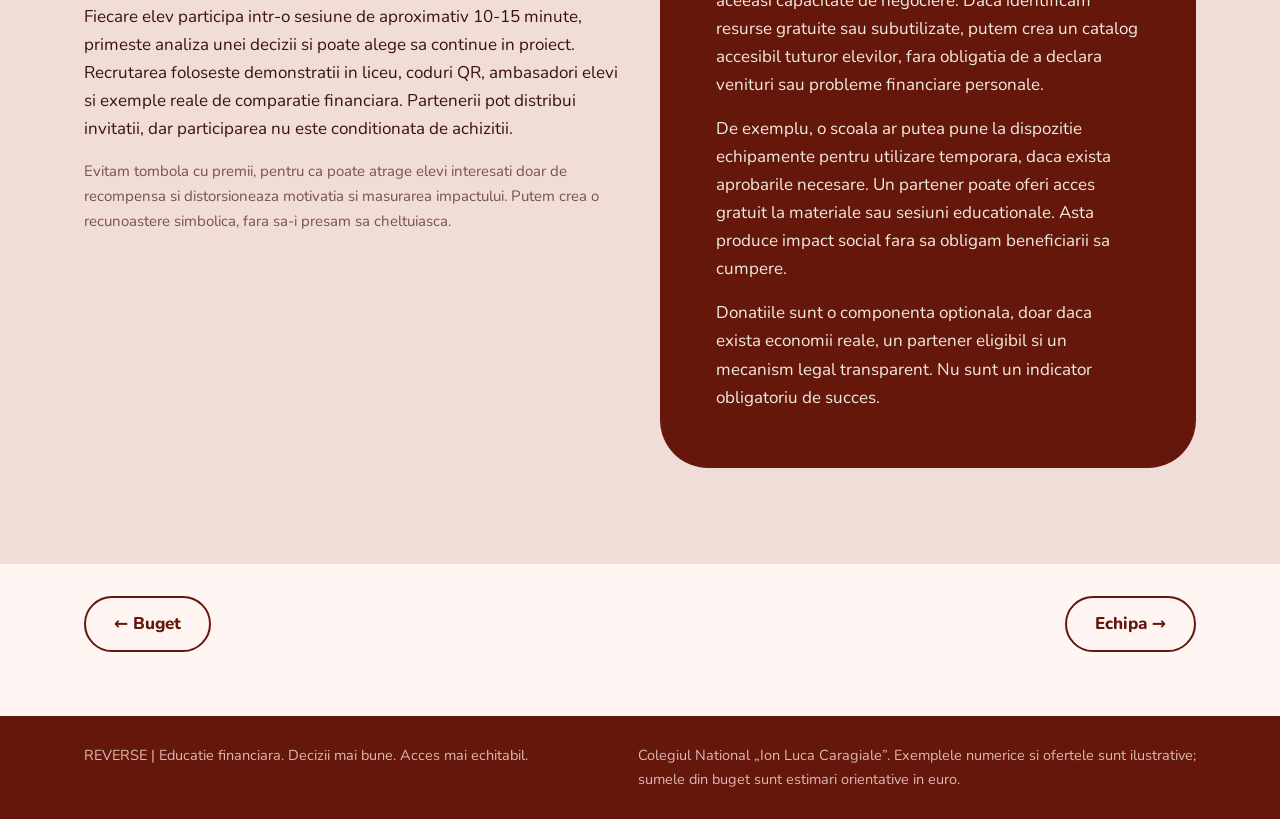
<file: impact.html>
<!doctype html>
<html lang="ro">
<head>
<meta charset="utf-8">
<meta name="viewport" content="width=device-width, initial-scale=1">
<title>Impact · REVERSE</title>
<meta name="description" content="Trei KPI, The 100 Decisions Challenge si Opportunity Access.">
<link rel="preconnect" href="https://fonts.googleapis.com">
<link rel="preconnect" href="https://fonts.gstatic.com" crossorigin>
<link href="https://fonts.googleapis.com/css2?family=Nunito:wght@400;600;800&family=Passion+One&family=Patrick+Hand&display=swap" rel="stylesheet">
<link rel="stylesheet" href="styles.css">
</head>
<body>

<div class="hero page-hero">
  <span class="spark" style="right: 7%; top: 40%" aria-hidden="true"></span>
  <div class="wrap">
    <header class="site-header">
      <a class="logo" href="index.html">REVERSE</a>
      <nav class="nav" aria-label="Navigare principala">
        <a href="problema.html">Problema</a>
        <a href="inovatia.html">Inovatia</a>
        <a href="experienta.html">Experienta</a>
        <a href="simulator.html">Simulator</a>
        <a href="piata.html">Piata</a>
        <a href="model.html">Model</a>
        <a href="buget.html">Buget</a>
        <a href="impact.html" aria-current="page">Impact</a>
        <a href="echipa.html">Echipa</a>
        <a href="riscuri.html">Riscuri</a>
      </nav>
    </header>
  </div>
</div>

<main>

<section id="impact" class="section" style="background: var(--blush)">
  <div class="wrap stack g56">
    <div class="stack g16 measure">
      <div class="eyebrow">Impact</div>
      <h2>Cum masuram succesul REVERSE?</h2>
      <p class="lead">Trei indicatori, fiecare cu metoda de masurare. Daca este posibil, folosim un grup de comparatie. Cu esantioane mici raportam si incertitudinea si nu atribuim automat fiecare schimbare interventiei.</p>
    </div>

    <div class="grid-3">
      <div class="pill kpi">
        <span class="kn">KPI 1 · Impact educational</span>
        <h3>Financial Decision Improvement</h3>
        <p>Obiectiv: imbunatatirea capacitatii adolescentilor de a lua decizii financiare informate si responsabile.</p>
        <ul>
          <li>Test initial, inainte de activitatile REVERSE, cu situatii concrete: gestionarea unui buget, alegerea intre doua produse, prioritizarea unor nevoi.</li>
          <li>La final, un test similar, cu dificultate comparabila.</li>
          <li>Comparam rezultatele pentru a observa progresul.</li>
        </ul>
        <div class="bars" role="img" aria-label="Exemplu: scor mediu 55% la testul initial si 78% la final, adica 23 de puncte procentuale">
          <div><span>Initial</span><i style="width: 55%"></i><span>55%</span></div>
          <div class="after"><span>Final</span><i style="width: 78%"></i><span>78%</span></div>
        </div>
        <div class="target">Tinta: minimum +20 puncte procentuale. In exemplu, progresul este de 23.</div>
      </div>

      <div class="pill kpi">
        <span class="kn">KPI 2 · Impact financiar</span>
        <h3>Verified Financial Value</h3>
        <p>Obiectiv: demonstrarea economiilor financiare concrete generate prin aplicarea principiilor invatate.</p>
        <ul>
          <li>Participantii compara preturile si caracteristicile unor produse sau servicii echivalente.</li>
          <li>Diferentiaza achizitiile impulsive de cele planificate.</li>
          <li>Inregistreaza economiile si le documenteaza prin exemple concrete.</li>
        </ul>
        <div class="bars" role="img" aria-label="Exemplu: un produs planificat la 250 lei se gaseste la 190 lei, economie de 60 lei">
          <div><span>Plan</span><i style="width: 100%"></i><span>250</span></div>
          <div class="after"><span>Gasit</span><i style="width: 76%"></i><span>190</span></div>
        </div>
        <div class="target">Nu orice diferenta de pret este economie: comparam produse echivalente. Exemplu: 250 − 190 = 60 lei.</div>
      </div>

      <div class="pill kpi">
        <span class="kn">KPI 3 · Impact pe termen lung</span>
        <h3>Financial Behaviour Retention (30 days)</h3>
        <p>Obiectiv: evaluarea masurii in care participantii continua sa aplice comportamente financiare responsabile dupa incheierea activitatilor.</p>
        <ul>
          <li>La 30 de zile revenim asupra participantilor printr-un chestionar.</li>
          <li>Verificam daca isi planifica cheltuielile, compara preturile si evita deciziile impulsive.</li>
          <li>Solicitam exemple concrete de situatii in care au aplicat ce au invatat.</li>
        </ul>
        <div class="bars" role="img" aria-label="Exemplu: din 100 de elevi, cel putin 50 aplica doua comportamente invatate">
          <div class="after"><span>Tinta</span><i style="width: 50%"></i><span>50/100</span></div>
        </div>
        <div class="target">Tinta: minimum 50% aplica cel putin doua comportamente invatate.</div>
      </div>
    </div>

    <div class="grid-2">
      <div class="stack g16">
        <h3>The 100 Decisions Challenge</h3>
        <p>Nu recrutam elevi spunandu-le sa vina la un workshop financiar. Cream o campanie cu mesajul: <b>„Ai o achizitie in plan? Inainte sa o faci, vezi daca poti obtine o alternativa mai buna.”</b></p>
        <p>Fiecare elev participa intr-o sesiune de aproximativ 10-15 minute, primeste analiza unei decizii si poate alege sa continue in proiect. Recrutarea foloseste demonstratii in liceu, coduri QR, ambasadori elevi si exemple reale de comparatie financiara. Partenerii pot distribui invitatii, dar participarea nu este conditionata de achizitii.</p>
        <p class="note">Evitam tombola cu premii, pentru ca poate atrage elevi interesati doar de recompensa si distorsioneaza motivatia si masurarea impactului. Putem crea o recunoastere simbolica, fara sa-i presam sa cheltuiasca.</p>
      </div>
      <div class="pill stack g16">
        <h3>Partea sociala: Opportunity Access</h3>
        <p>Nu toti elevii au aceleasi resurse financiare si nici aceeasi capacitate de negociere. Daca identificam resurse gratuite sau subutilizate, putem crea un catalog accesibil tuturor elevilor, fara obligatia de a declara venituri sau probleme financiare personale.</p>
        <p>De exemplu, o scoala ar putea pune la dispozitie echipamente pentru utilizare temporara, daca exista aprobarile necesare. Un partener poate oferi acces gratuit la materiale sau sesiuni educationale. Asta produce impact social fara sa obligam beneficiarii sa cumpere.</p>
        <p class="tan">Donatiile sunt o componenta optionala, doar daca exista economii reale, un partener eligibil si un mecanism legal transparent. Nu sunt un indicator obligatoriu de succes.</p>
      </div>
    </div>
  </div>
</section>

<div class="wrap"><nav class="pager" aria-label="Pagini"><a href="buget.html">← Buget</a><a href="echipa.html">Echipa →</a></nav></div>

</main>

<footer class="mini-footer">
  <div class="wrap footer">
    <span>REVERSE | Educatie financiara. Decizii mai bune. Acces mai echitabil.</span>
    <span>Colegiul National „Ion Luca Caragiale”. Exemplele numerice si ofertele sunt ilustrative; sumele din buget sunt estimari orientative in euro.</span>
  </div>
</footer>

<script src="script.js"></script>
</body>
</html>
</file>
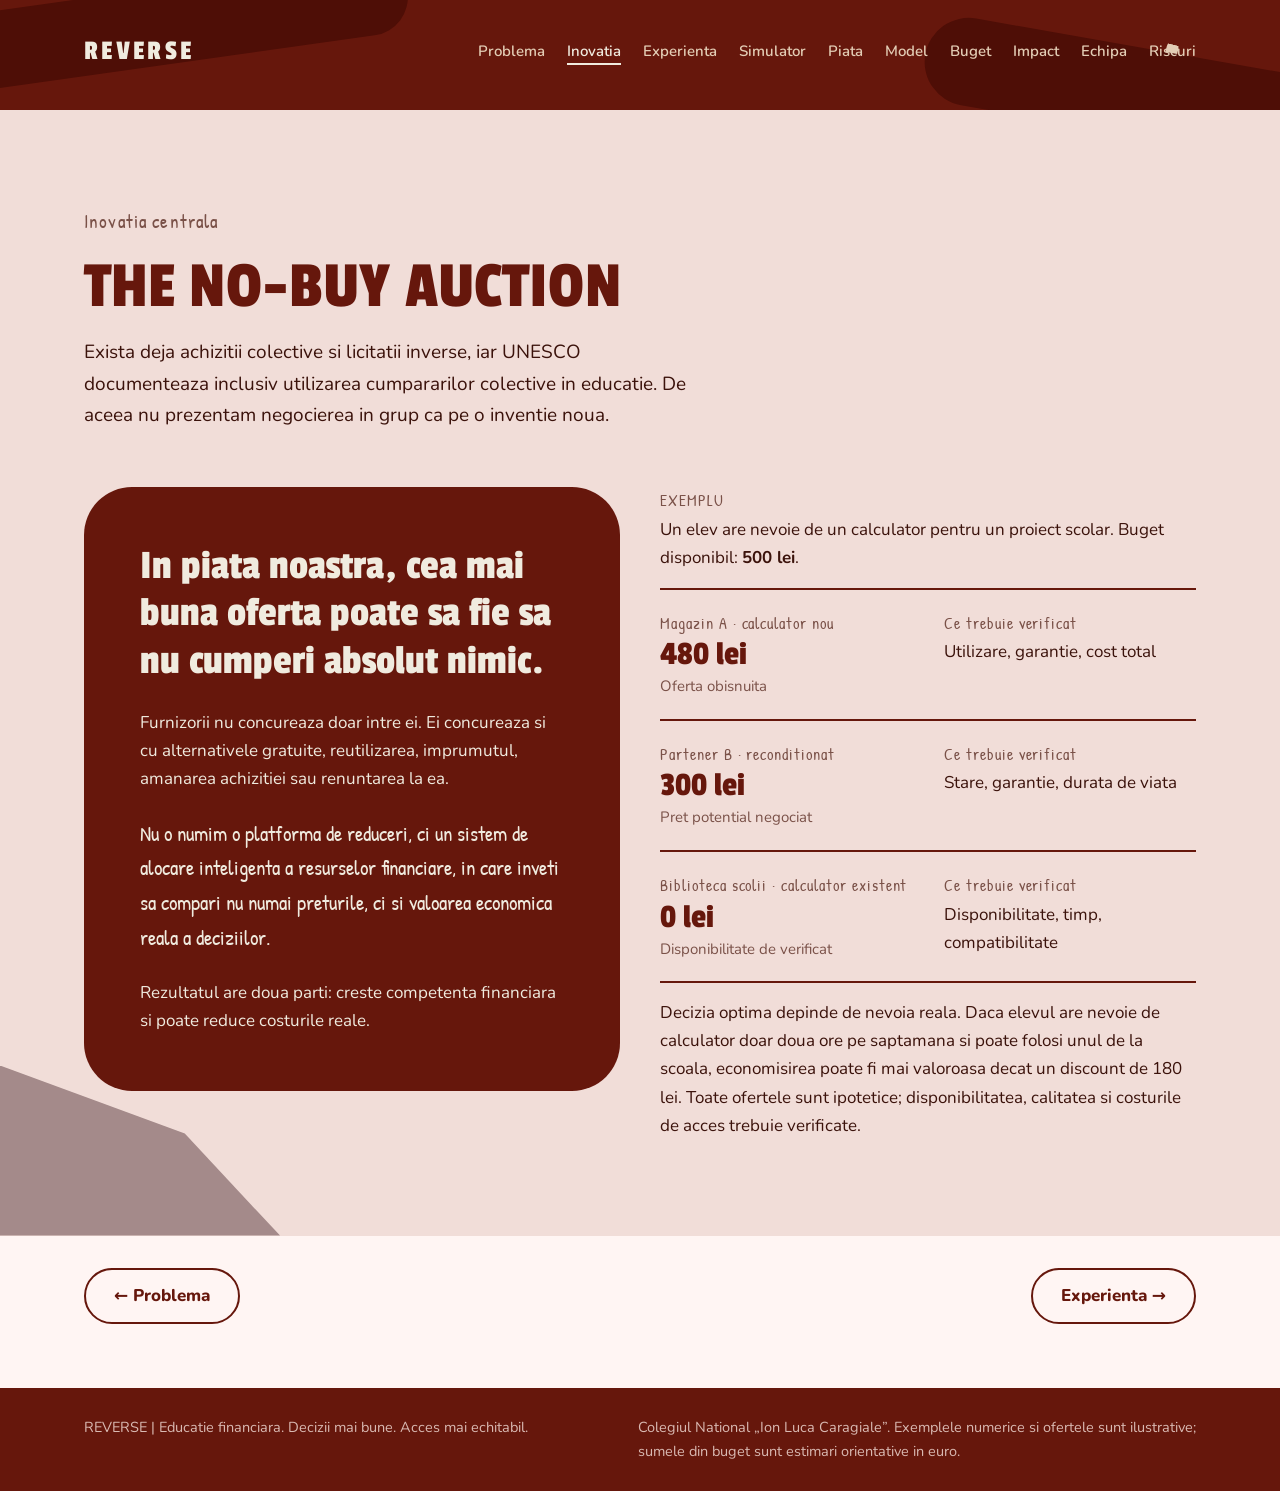
<file: inovatia.html>
<!doctype html>
<html lang="ro">
<head>
<meta charset="utf-8">
<meta name="viewport" content="width=device-width, initial-scale=1">
<title>Inovatia · REVERSE</title>
<meta name="description" content="The No-Buy Auction: in piata noastra, cea mai buna oferta poate fi sa nu cumperi.">
<link rel="preconnect" href="https://fonts.googleapis.com">
<link rel="preconnect" href="https://fonts.gstatic.com" crossorigin>
<link href="https://fonts.googleapis.com/css2?family=Nunito:wght@400;600;800&family=Passion+One&family=Patrick+Hand&display=swap" rel="stylesheet">
<link rel="stylesheet" href="styles.css">
</head>
<body>

<div class="hero page-hero">
  <span class="spark" style="right: 7%; top: 40%" aria-hidden="true"></span>
  <div class="wrap">
    <header class="site-header">
      <a class="logo" href="index.html">REVERSE</a>
      <nav class="nav" aria-label="Navigare principala">
        <a href="problema.html">Problema</a>
        <a href="inovatia.html" aria-current="page">Inovatia</a>
        <a href="experienta.html">Experienta</a>
        <a href="simulator.html">Simulator</a>
        <a href="piata.html">Piata</a>
        <a href="model.html">Model</a>
        <a href="buget.html">Buget</a>
        <a href="impact.html">Impact</a>
        <a href="echipa.html">Echipa</a>
        <a href="riscuri.html">Riscuri</a>
      </nav>
    </header>
  </div>
</div>

<main>

<section id="inovatia" class="section" style="background: var(--blush)">
  <div class="wedge bl" aria-hidden="true"></div>
  <div class="wrap stack g56">
    <div class="stack g16 measure">
      <div class="eyebrow">Inovatia centrala</div>
      <h2>THE NO-BUY AUCTION</h2>
      <p class="lead">Exista deja achizitii colective si licitatii inverse, iar UNESCO documenteaza inclusiv utilizarea cumpararilor colective in educatie. De aceea nu prezentam negocierea in grup ca pe o inventie noua.</p>
    </div>

    <div class="grid-2">
      <div class="pill stack g24">
        <p class="big-quote">In piata noastra, cea mai buna oferta poate sa fie sa nu cumperi absolut nimic.</p>
        <p>Furnizorii nu concureaza doar intre ei. Ei concureaza si cu alternativele gratuite, reutilizarea, imprumutul, amanarea achizitiei sau renuntarea la ea.</p>
        <p class="tan hand" style="font-size: 21px">Nu o numim o platforma de reduceri, ci un sistem de alocare inteligenta a resurselor financiare, in care inveti sa compari nu numai preturile, ci si valoarea economica reala a deciziilor.</p>
        <p>Rezultatul are doua parti: creste competenta financiara si poate reduce costurile reale.</p>
      </div>

      <div class="stack g16">
        <div class="stack" style="gap: 2px">
          <span class="k">EXEMPLU</span>
          <span class="measure">Un elev are nevoie de un calculator pentru un proiect scolar. Buget disponibil: <b>500 lei</b>.</span>
        </div>
        <div>
          <div class="row3">
            <div><span class="k">Magazin A · calculator nou</span><span class="price">480 lei</span><span class="note">Oferta obisnuita</span></div>
            <div><span class="k">Ce trebuie verificat</span><span>Utilizare, garantie, cost total</span></div>
          </div>
          <div class="row3">
            <div><span class="k">Partener B · reconditionat</span><span class="price">300 lei</span><span class="note">Pret potential negociat</span></div>
            <div><span class="k">Ce trebuie verificat</span><span>Stare, garantie, durata de viata</span></div>
          </div>
          <div class="row3">
            <div><span class="k">Biblioteca scolii · calculator existent</span><span class="price">0 lei</span><span class="note">Disponibilitate de verificat</span></div>
            <div><span class="k">Ce trebuie verificat</span><span>Disponibilitate, timp, compatibilitate</span></div>
          </div>
        </div>
        <p class="measure">Decizia optima depinde de nevoia reala. Daca elevul are nevoie de calculator doar doua ore pe saptamana si poate folosi unul de la scoala, economisirea poate fi mai valoroasa decat un discount de 180 lei. Toate ofertele sunt ipotetice; disponibilitatea, calitatea si costurile de acces trebuie verificate.</p>
      </div>
    </div>
  </div>
</section>

<div class="wrap"><nav class="pager" aria-label="Pagini"><a href="problema.html">← Problema</a><a href="experienta.html">Experienta →</a></nav></div>

</main>

<footer class="mini-footer">
  <div class="wrap footer">
    <span>REVERSE | Educatie financiara. Decizii mai bune. Acces mai echitabil.</span>
    <span>Colegiul National „Ion Luca Caragiale”. Exemplele numerice si ofertele sunt ilustrative; sumele din buget sunt estimari orientative in euro.</span>
  </div>
</footer>

<script src="script.js"></script>
</body>
</html>
</file>
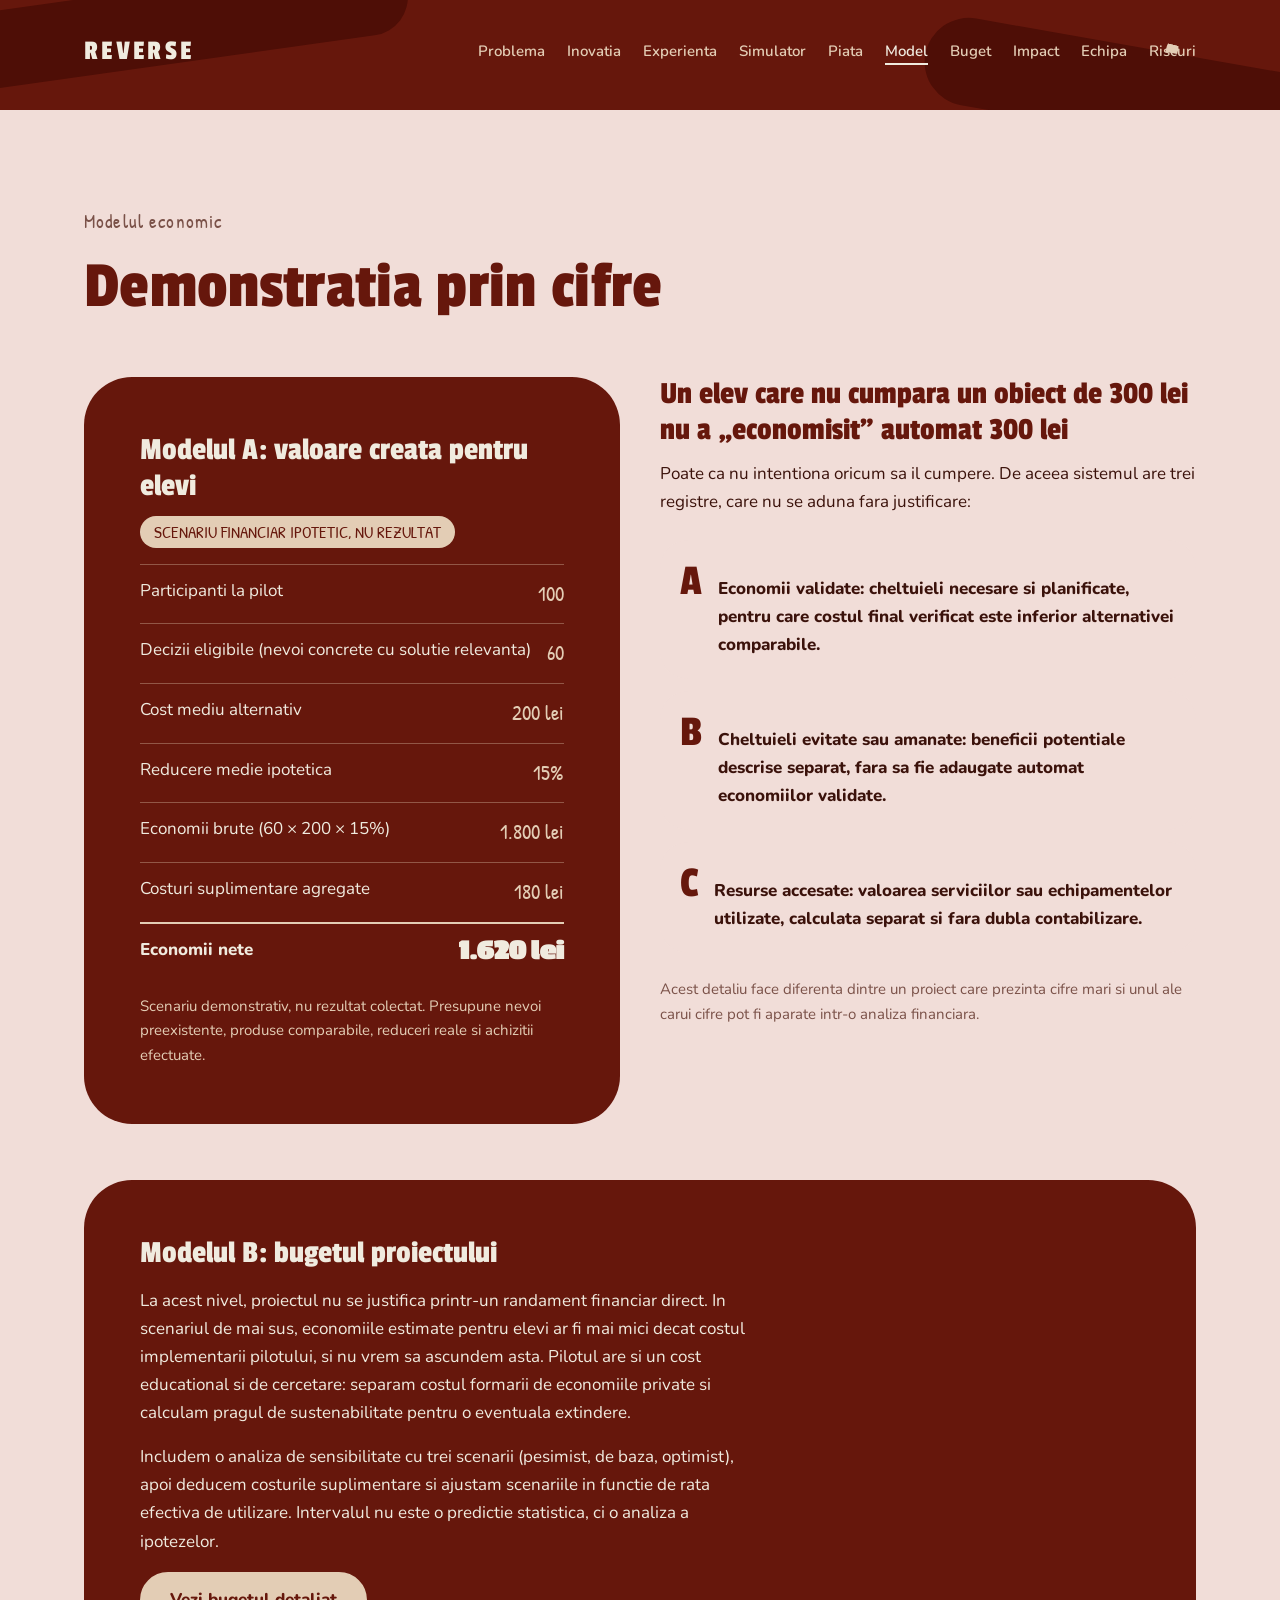
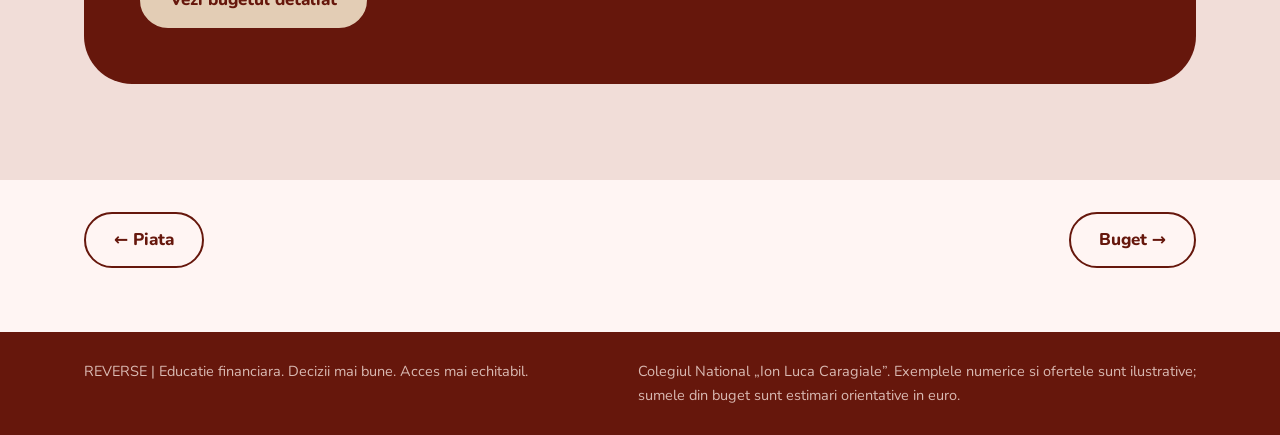
<file: model.html>
<!doctype html>
<html lang="ro">
<head>
<meta charset="utf-8">
<meta name="viewport" content="width=device-width, initial-scale=1">
<title>Model · REVERSE</title>
<meta name="description" content="Demonstratia prin cifre: valoarea creata pentru elevi si costul pilotului.">
<link rel="preconnect" href="https://fonts.googleapis.com">
<link rel="preconnect" href="https://fonts.gstatic.com" crossorigin>
<link href="https://fonts.googleapis.com/css2?family=Nunito:wght@400;600;800&family=Passion+One&family=Patrick+Hand&display=swap" rel="stylesheet">
<link rel="stylesheet" href="styles.css">
</head>
<body>

<div class="hero page-hero">
  <span class="spark" style="right: 7%; top: 40%" aria-hidden="true"></span>
  <div class="wrap">
    <header class="site-header">
      <a class="logo" href="index.html">REVERSE</a>
      <nav class="nav" aria-label="Navigare principala">
        <a href="problema.html">Problema</a>
        <a href="inovatia.html">Inovatia</a>
        <a href="experienta.html">Experienta</a>
        <a href="simulator.html">Simulator</a>
        <a href="piata.html">Piata</a>
        <a href="model.html" aria-current="page">Model</a>
        <a href="buget.html">Buget</a>
        <a href="impact.html">Impact</a>
        <a href="echipa.html">Echipa</a>
        <a href="riscuri.html">Riscuri</a>
      </nav>
    </header>
  </div>
</div>

<main>

<section id="model" class="section" style="background: var(--blush)">
  <div class="wrap stack g56">
    <div class="stack g16 measure">
      <div class="eyebrow">Modelul economic</div>
      <h2>Demonstratia prin cifre</h2>
    </div>

    <div class="grid-2">
      <div class="pill stack g16">
        <div class="stack g12">
          <h3>Modelul A: valoare creata pentru elevi</h3>
          <span class="tag" style="align-self: flex-start">SCENARIU FINANCIAR IPOTETIC, NU REZULTAT</span>
        </div>
        <div class="ledger">
          <div><span>Participanti la pilot</span><span class="v">100</span></div>
          <div><span>Decizii eligibile (nevoi concrete cu solutie relevanta)</span><span class="v">60</span></div>
          <div><span>Cost mediu alternativ</span><span class="v">200 lei</span></div>
          <div><span>Reducere medie ipotetica</span><span class="v">15%</span></div>
          <div><span>Economii brute (60 × 200 × 15%)</span><span class="v">1.800 lei</span></div>
          <div><span>Costuri suplimentare agregate</span><span class="v">180 lei</span></div>
          <div class="sum"><span>Economii nete</span><span class="v">1.620 lei</span></div>
        </div>
        <p class="note">Scenariu demonstrativ, nu rezultat colectat. Presupune nevoi preexistente, produse comparabile, reduceri reale si achizitii efectuate.</p>
      </div>

      <div class="stack g24">
        <div class="stack g12">
          <h3>Un elev care nu cumpara un obiect de 300 lei nu a „economisit” automat 300 lei</h3>
          <p class="measure">Poate ca nu intentiona oricum sa il cumpere. De aceea sistemul are trei registre, care nu se aduna fara justificare:</p>
        </div>
        <div class="stack g12">
          <div class="reg"><b>A</b><span>Economii validate: cheltuieli necesare si planificate, pentru care costul final verificat este inferior alternativei comparabile.</span></div>
          <div class="reg"><b>B</b><span>Cheltuieli evitate sau amanate: beneficii potentiale descrise separat, fara sa fie adaugate automat economiilor validate.</span></div>
          <div class="reg"><b>C</b><span>Resurse accesate: valoarea serviciilor sau echipamentelor utilizate, calculata separat si fara dubla contabilizare.</span></div>
        </div>
        <p class="note">Acest detaliu face diferenta dintre un proiect care prezinta cifre mari si unul ale carui cifre pot fi aparate intr-o analiza financiara.</p>
      </div>
    </div>

    <div class="pill stack g16">
      <h3>Modelul B: bugetul proiectului</h3>
      <p class="measure">La acest nivel, proiectul nu se justifica printr-un randament financiar direct. In scenariul de mai sus, economiile estimate pentru elevi ar fi mai mici decat costul implementarii pilotului, si nu vrem sa ascundem asta. Pilotul are si un cost educational si de cercetare: separam costul formarii de economiile private si calculam pragul de sustenabilitate pentru o eventuala extindere.</p>
      <p class="measure">Includem o analiza de sensibilitate cu trei scenarii (pesimist, de baza, optimist), apoi deducem costurile suplimentare si ajustam scenariile in functie de rata efectiva de utilizare. Intervalul nu este o predictie statistica, ci o analiza a ipotezelor.</p>
      <div><a class="btn fill" href="buget.html">Vezi bugetul detaliat</a></div>
    </div>
  </div>
</section>

<div class="wrap"><nav class="pager" aria-label="Pagini"><a href="piata.html">← Piata</a><a href="buget.html">Buget →</a></nav></div>

</main>

<footer class="mini-footer">
  <div class="wrap footer">
    <span>REVERSE | Educatie financiara. Decizii mai bune. Acces mai echitabil.</span>
    <span>Colegiul National „Ion Luca Caragiale”. Exemplele numerice si ofertele sunt ilustrative; sumele din buget sunt estimari orientative in euro.</span>
  </div>
</footer>

<script src="script.js"></script>
</body>
</html>
</file>
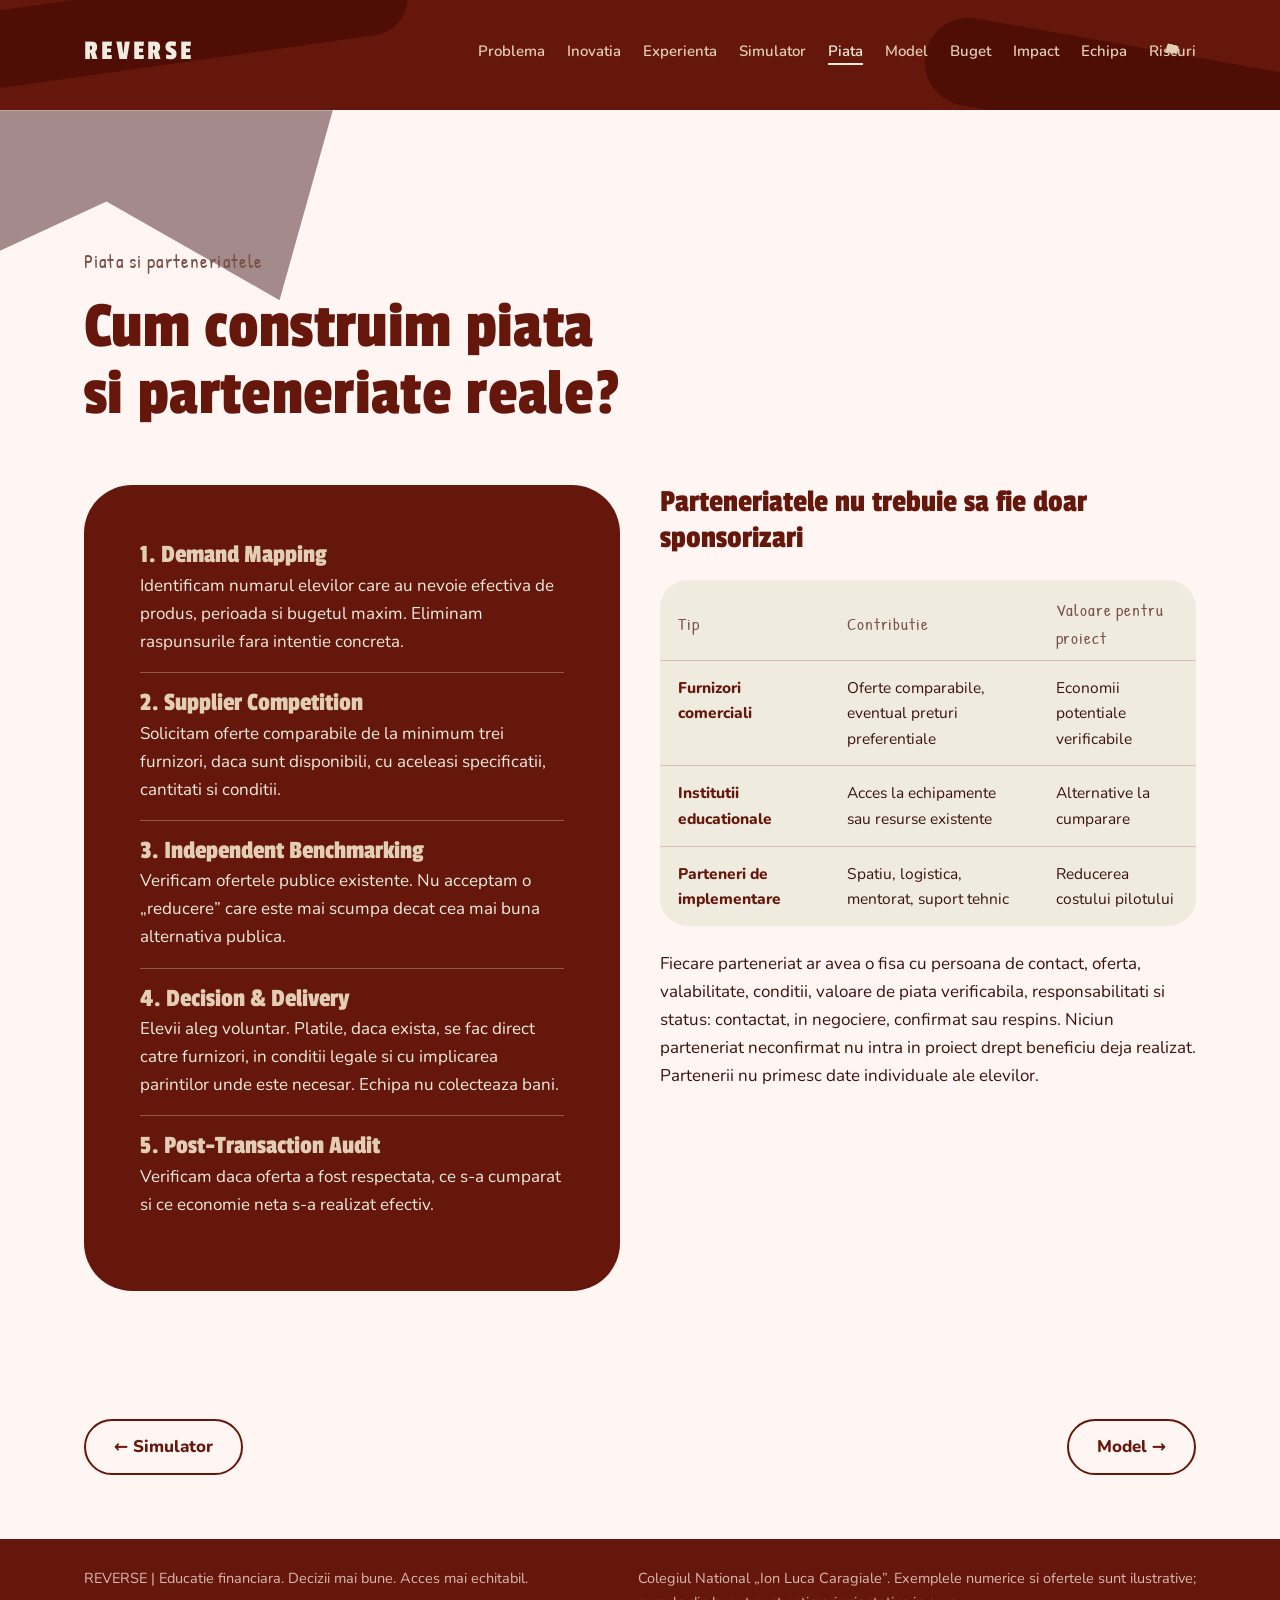
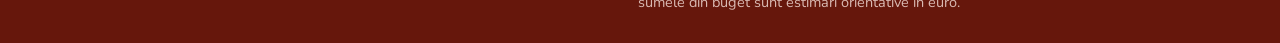
<file: piata.html>
<!doctype html>
<html lang="ro">
<head>
<meta charset="utf-8">
<meta name="viewport" content="width=device-width, initial-scale=1">
<title>Piata · REVERSE</title>
<meta name="description" content="Cinci pasi pentru o piata reala si parteneriate care se pot verifica.">
<link rel="preconnect" href="https://fonts.googleapis.com">
<link rel="preconnect" href="https://fonts.gstatic.com" crossorigin>
<link href="https://fonts.googleapis.com/css2?family=Nunito:wght@400;600;800&family=Passion+One&family=Patrick+Hand&display=swap" rel="stylesheet">
<link rel="stylesheet" href="styles.css">
</head>
<body>

<div class="hero page-hero">
  <span class="spark" style="right: 7%; top: 40%" aria-hidden="true"></span>
  <div class="wrap">
    <header class="site-header">
      <a class="logo" href="index.html">REVERSE</a>
      <nav class="nav" aria-label="Navigare principala">
        <a href="problema.html">Problema</a>
        <a href="inovatia.html">Inovatia</a>
        <a href="experienta.html">Experienta</a>
        <a href="simulator.html">Simulator</a>
        <a href="piata.html" aria-current="page">Piata</a>
        <a href="model.html">Model</a>
        <a href="buget.html">Buget</a>
        <a href="impact.html">Impact</a>
        <a href="echipa.html">Echipa</a>
        <a href="riscuri.html">Riscuri</a>
      </nav>
    </header>
  </div>
</div>

<main>

<section id="piata" class="section">
  <div class="wedge tl" aria-hidden="true"></div>
  <div class="wrap stack g56">
    <div class="stack g16 measure" style="margin-top: 40px">
      <div class="eyebrow">Piata si parteneriatele</div>
      <h2>Cum construim piata si parteneriate reale?</h2>
    </div>
    <div class="grid-2">
      <div class="pill">
        <ol class="five">
          <li><span class="t">1. Demand Mapping</span><span>Identificam numarul elevilor care au nevoie efectiva de produs, perioada si bugetul maxim. Eliminam raspunsurile fara intentie concreta.</span></li>
          <li><span class="t">2. Supplier Competition</span><span>Solicitam oferte comparabile de la minimum trei furnizori, daca sunt disponibili, cu aceleasi specificatii, cantitati si conditii.</span></li>
          <li><span class="t">3. Independent Benchmarking</span><span>Verificam ofertele publice existente. Nu acceptam o „reducere” care este mai scumpa decat cea mai buna alternativa publica.</span></li>
          <li><span class="t">4. Decision &amp; Delivery</span><span>Elevii aleg voluntar. Platile, daca exista, se fac direct catre furnizori, in conditii legale si cu implicarea parintilor unde este necesar. Echipa nu colecteaza bani.</span></li>
          <li><span class="t">5. Post-Transaction Audit</span><span>Verificam daca oferta a fost respectata, ce s-a cumparat si ce economie neta s-a realizat efectiv.</span></li>
        </ol>
      </div>
      <div class="stack g24">
        <h3>Parteneriatele nu trebuie sa fie doar sponsorizari</h3>
        <div class="partners">
          <table>
            <thead><tr><th>Tip</th><th>Contributie</th><th>Valoare pentru proiect</th></tr></thead>
            <tbody>
              <tr><td>Furnizori comerciali</td><td>Oferte comparabile, eventual preturi preferentiale</td><td>Economii potentiale verificabile</td></tr>
              <tr><td>Institutii educationale</td><td>Acces la echipamente sau resurse existente</td><td>Alternative la cumparare</td></tr>
              <tr><td>Parteneri de implementare</td><td>Spatiu, logistica, mentorat, suport tehnic</td><td>Reducerea costului pilotului</td></tr>
            </tbody>
          </table>
        </div>
        <p class="measure">Fiecare parteneriat ar avea o fisa cu persoana de contact, oferta, valabilitate, conditii, valoare de piata verificabila, responsabilitati si status: contactat, in negociere, confirmat sau respins. Niciun parteneriat neconfirmat nu intra in proiect drept beneficiu deja realizat. Partenerii nu primesc date individuale ale elevilor.</p>
      </div>
    </div>
  </div>
</section>

<div class="wrap"><nav class="pager" aria-label="Pagini"><a href="simulator.html">← Simulator</a><a href="model.html">Model →</a></nav></div>

</main>

<footer class="mini-footer">
  <div class="wrap footer">
    <span>REVERSE | Educatie financiara. Decizii mai bune. Acces mai echitabil.</span>
    <span>Colegiul National „Ion Luca Caragiale”. Exemplele numerice si ofertele sunt ilustrative; sumele din buget sunt estimari orientative in euro.</span>
  </div>
</footer>

<script src="script.js"></script>
</body>
</html>
</file>
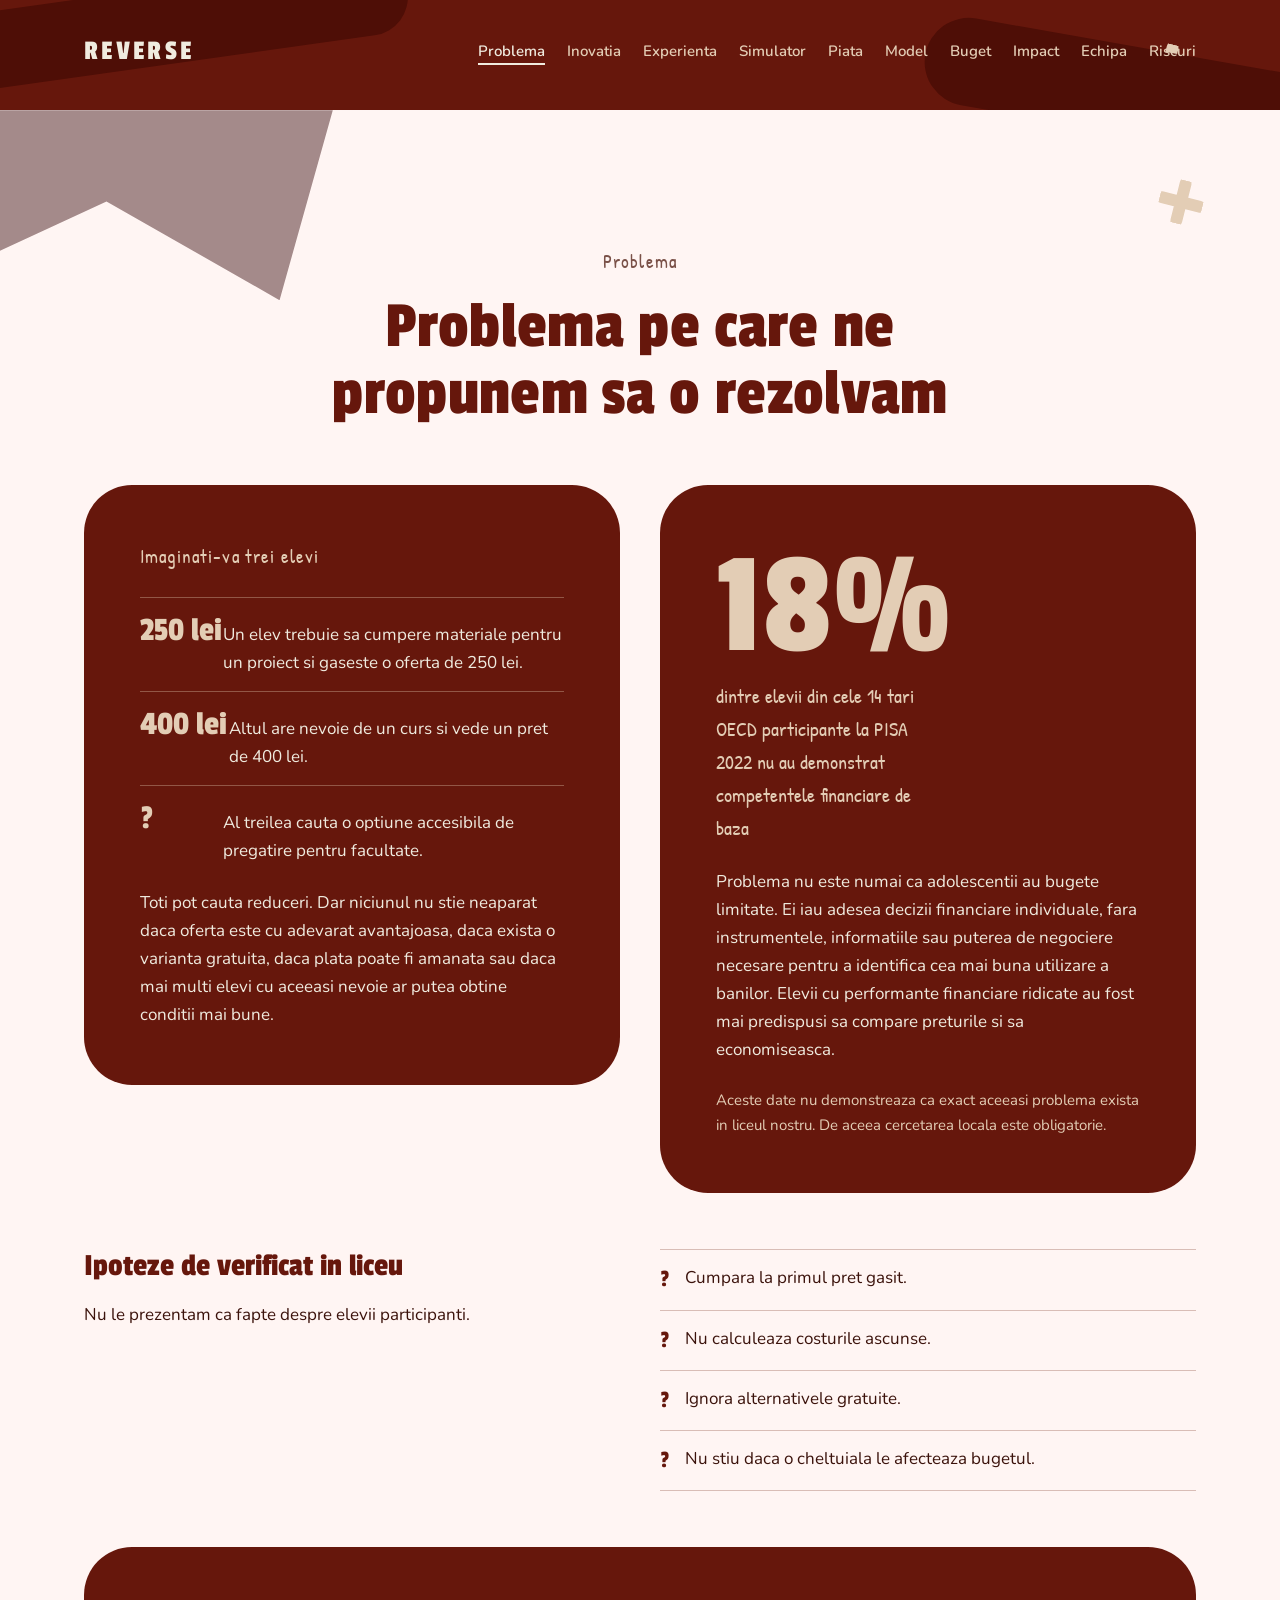
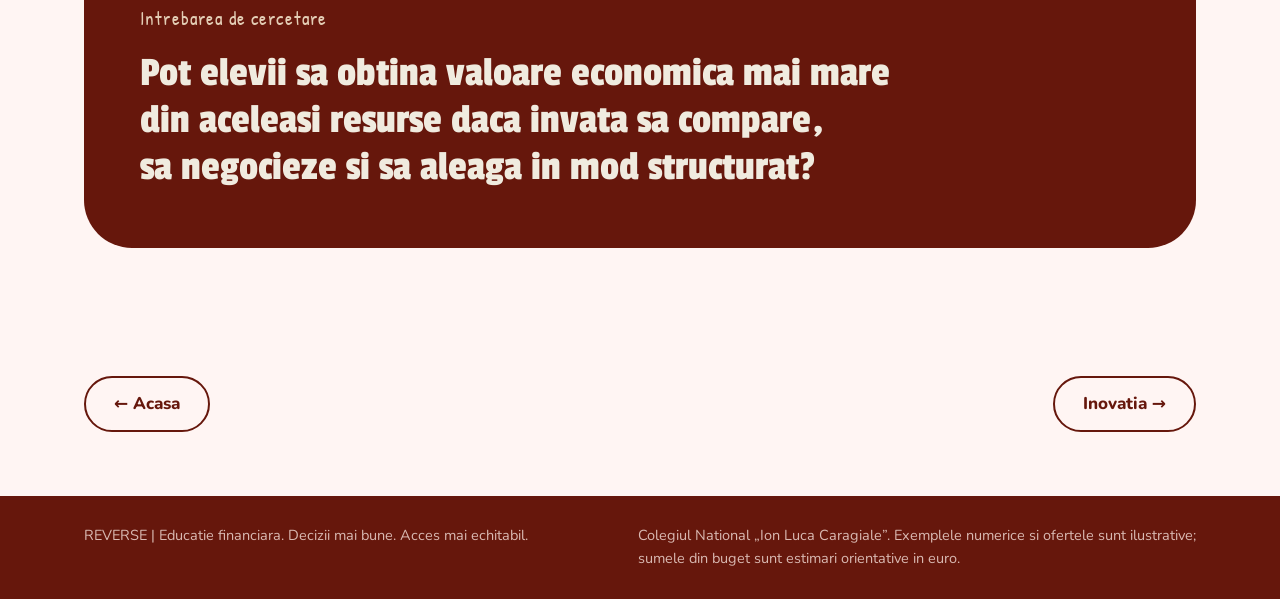
<file: problema.html>
<!doctype html>
<html lang="ro">
<head>
<meta charset="utf-8">
<meta name="viewport" content="width=device-width, initial-scale=1">
<title>Problema · REVERSE</title>
<meta name="description" content="Trei elevi, aceeasi nevoie, decizii luate separat, si intrebarea de cercetare.">
<link rel="preconnect" href="https://fonts.googleapis.com">
<link rel="preconnect" href="https://fonts.gstatic.com" crossorigin>
<link href="https://fonts.googleapis.com/css2?family=Nunito:wght@400;600;800&family=Passion+One&family=Patrick+Hand&display=swap" rel="stylesheet">
<link rel="stylesheet" href="styles.css">
</head>
<body>

<div class="hero page-hero">
  <span class="spark" style="right: 7%; top: 40%" aria-hidden="true"></span>
  <div class="wrap">
    <header class="site-header">
      <a class="logo" href="index.html">REVERSE</a>
      <nav class="nav" aria-label="Navigare principala">
        <a href="problema.html" aria-current="page">Problema</a>
        <a href="inovatia.html">Inovatia</a>
        <a href="experienta.html">Experienta</a>
        <a href="simulator.html">Simulator</a>
        <a href="piata.html">Piata</a>
        <a href="model.html">Model</a>
        <a href="buget.html">Buget</a>
        <a href="impact.html">Impact</a>
        <a href="echipa.html">Echipa</a>
        <a href="riscuri.html">Riscuri</a>
      </nav>
    </header>
  </div>
</div>

<main>

<section id="problema" class="section">
  <div class="wedge tl" aria-hidden="true"></div>
  <span class="spark" style="right: 6%; top: 70px" aria-hidden="true"></span>
  <div class="wrap stack g56">
    <div class="stack g16" style="align-items: center; text-align : center; margin-inline : auto; margin-top: 40px">
      <div class="eyebrow">Problema</div>
      <h2>Problema pe care ne propunem sa o rezolvam</h2>
    </div>

    <div class="grid-2">
      <div class="pill stack g24">
        <p class="eyebrow">Imaginati-va trei elevi</p>
        <div class="three-students">
          <div class="student"><span class="amt">250 lei</span><span>Un elev trebuie sa cumpere materiale pentru un proiect si gaseste o oferta de 250 lei.</span></div>
          <div class="student"><span class="amt">400 lei</span><span>Altul are nevoie de un curs si vede un pret de 400 lei.</span></div>
          <div class="student"><span class="amt">?</span><span>Al treilea cauta o optiune accesibila de pregatire pentru facultate.</span></div>
        </div>
        <p>Toti pot cauta reduceri. Dar niciunul nu stie neaparat daca oferta este cu adevarat avantajoasa, daca exista o varianta gratuita, daca plata poate fi amanata sau daca mai multi elevi cu aceeasi nevoie ar putea obtine conditii mai bune.</p>
      </div>

      <div class="pill stack g24">
        <div class="stat"><b>18%</b><span class="tan hand" style="font-size: 20px; max-width: 24ch">dintre elevii din cele 14 tari OECD participante la PISA 2022 nu au demonstrat competentele financiare de baza</span></div>
        <p>Problema nu este numai ca adolescentii au bugete limitate. Ei iau adesea decizii financiare individuale, fara instrumentele, informatiile sau puterea de negociere necesare pentru a identifica cea mai buna utilizare a banilor. Elevii cu performante financiare ridicate au fost mai predispusi sa compare preturile si sa economiseasca.</p>
        <p class="note">Aceste date nu demonstreaza ca exact aceeasi problema exista in liceul nostru. De aceea cercetarea locala este obligatorie.</p>
      </div>
    </div>

    <div class="grid-2">
      <div class="stack g16">
        <h3>Ipoteze de verificat in liceu</h3>
        <p class="measure">Nu le prezentam ca fapte despre elevii participanti.</p>
      </div>
      <ul class="hyp">
        <li>Cumpara la primul pret gasit.</li>
        <li>Nu calculeaza costurile ascunse.</li>
        <li>Ignora alternativele gratuite.</li>
        <li>Nu stiu daca o cheltuiala le afecteaza bugetul.</li>
      </ul>
    </div>

    <div class="pill stack g16" style="align-items: flex-start">
      <div class="eyebrow">Intrebarea de cercetare</div>
      <p class="big-quote" style="max-width: 28em">Pot elevii sa obtina valoare economica mai mare din aceleasi resurse daca invata sa compare, sa negocieze si sa aleaga in mod structurat?</p>
    </div>
  </div>
</section>

<div class="wrap"><nav class="pager" aria-label="Pagini"><a href="index.html">← Acasa</a><a href="inovatia.html">Inovatia →</a></nav></div>

</main>

<footer class="mini-footer">
  <div class="wrap footer">
    <span>REVERSE | Educatie financiara. Decizii mai bune. Acces mai echitabil.</span>
    <span>Colegiul National „Ion Luca Caragiale”. Exemplele numerice si ofertele sunt ilustrative; sumele din buget sunt estimari orientative in euro.</span>
  </div>
</footer>

<script src="script.js"></script>
</body>
</html>
</file>
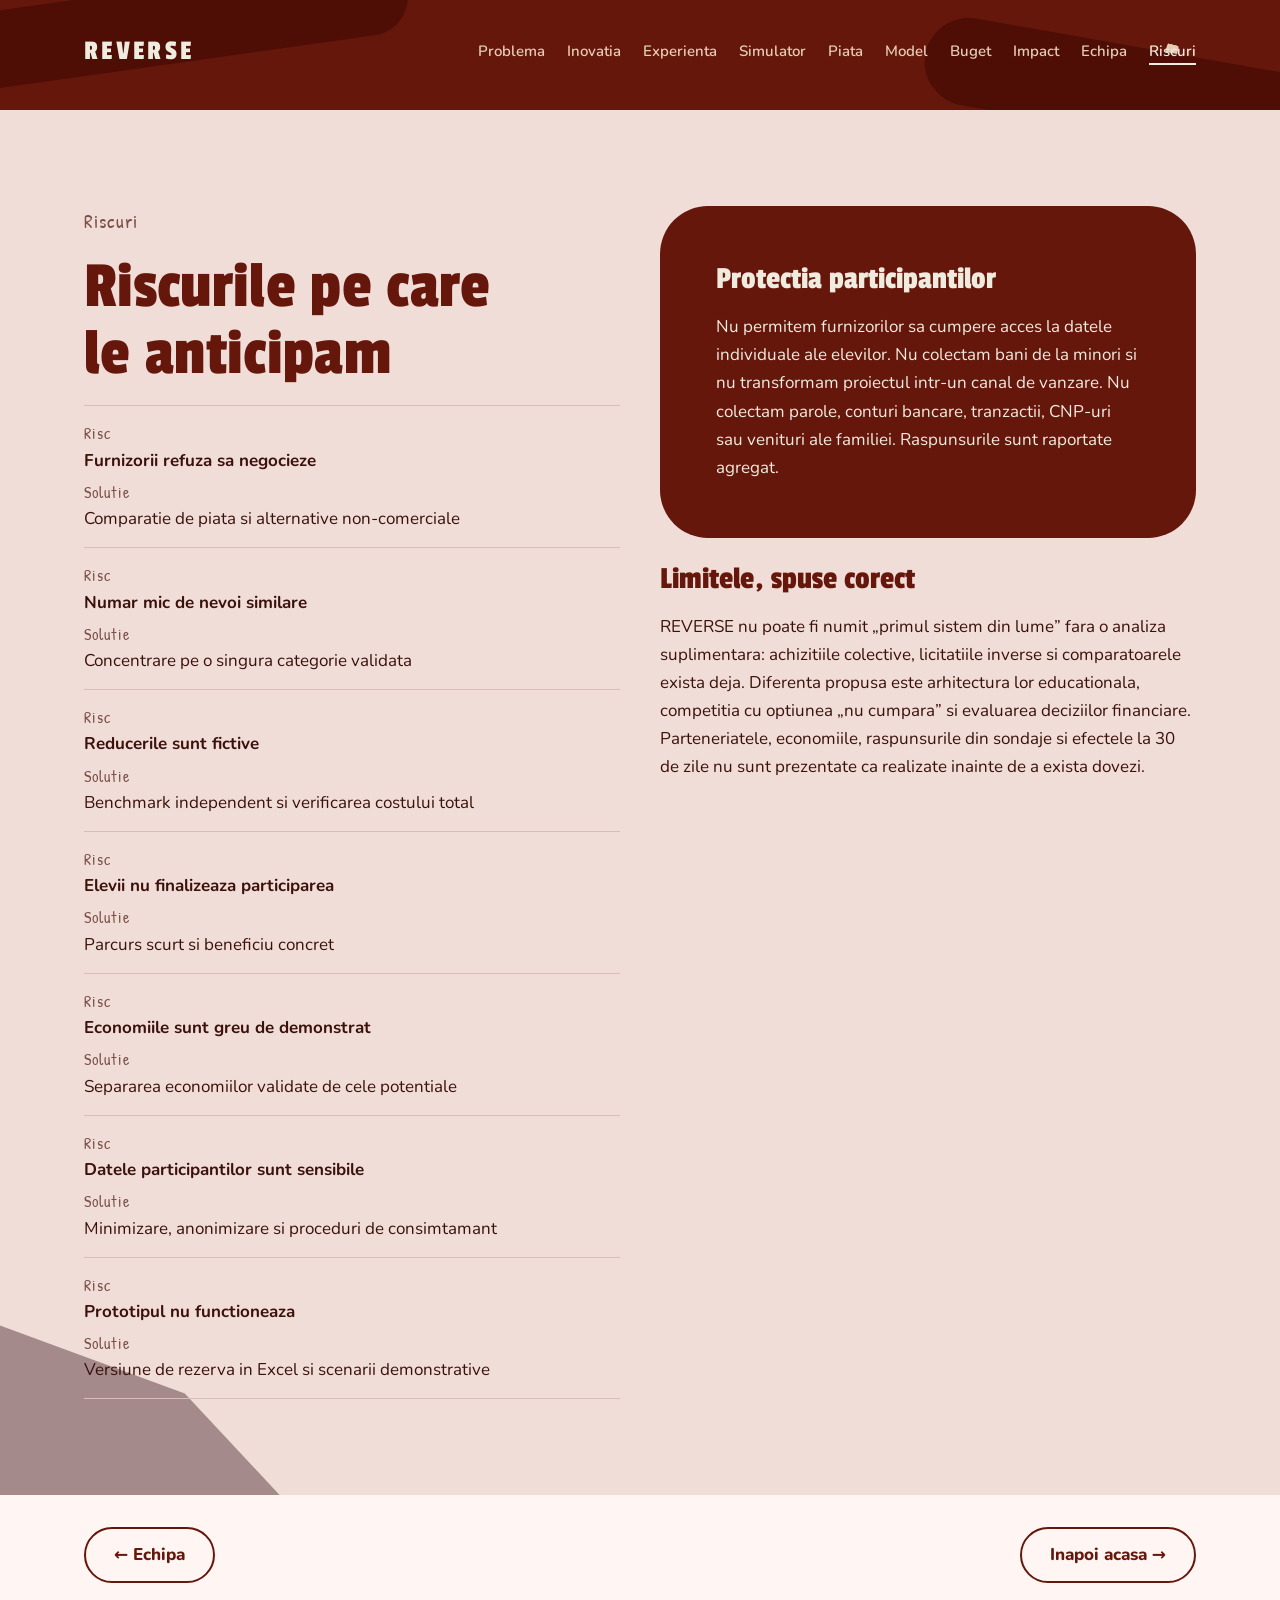
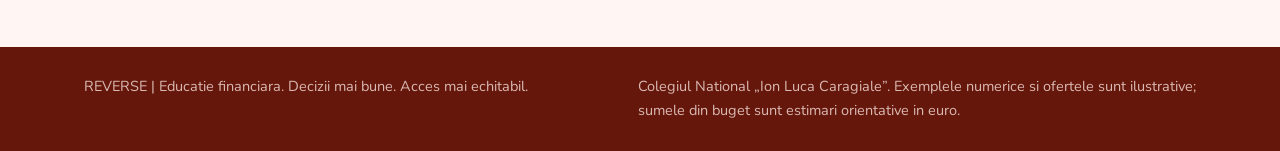
<file: riscuri.html>
<!doctype html>
<html lang="ro">
<head>
<meta charset="utf-8">
<meta name="viewport" content="width=device-width, initial-scale=1">
<title>Riscuri · REVERSE</title>
<meta name="description" content="Ce poate merge prost, cum ne protejam si ce nu pretindem.">
<link rel="preconnect" href="https://fonts.googleapis.com">
<link rel="preconnect" href="https://fonts.gstatic.com" crossorigin>
<link href="https://fonts.googleapis.com/css2?family=Nunito:wght@400;600;800&family=Passion+One&family=Patrick+Hand&display=swap" rel="stylesheet">
<link rel="stylesheet" href="styles.css">
</head>
<body>

<div class="hero page-hero">
  <span class="spark" style="right: 7%; top: 40%" aria-hidden="true"></span>
  <div class="wrap">
    <header class="site-header">
      <a class="logo" href="index.html">REVERSE</a>
      <nav class="nav" aria-label="Navigare principala">
        <a href="problema.html">Problema</a>
        <a href="inovatia.html">Inovatia</a>
        <a href="experienta.html">Experienta</a>
        <a href="simulator.html">Simulator</a>
        <a href="piata.html">Piata</a>
        <a href="model.html">Model</a>
        <a href="buget.html">Buget</a>
        <a href="impact.html">Impact</a>
        <a href="echipa.html">Echipa</a>
        <a href="riscuri.html" aria-current="page">Riscuri</a>
      </nav>
    </header>
  </div>
</div>

<main>

<section class="section" style="background: var(--blush)">
  <div class="wedge bl" aria-hidden="true"></div>
  <div class="wrap stack g56">
    <div class="grid-2">
      <div class="stack g16">
        <div class="eyebrow">Riscuri</div>
        <h2>Riscurile pe care le anticipam</h2>
        <div>
          <div class="risk"><div><span class="k">Risc</span><b>Furnizorii refuza sa negocieze</b></div><div><span class="k">Solutie</span><span>Comparatie de piata si alternative non-comerciale</span></div></div>
          <div class="risk"><div><span class="k">Risc</span><b>Numar mic de nevoi similare</b></div><div><span class="k">Solutie</span><span>Concentrare pe o singura categorie validata</span></div></div>
          <div class="risk"><div><span class="k">Risc</span><b>Reducerile sunt fictive</b></div><div><span class="k">Solutie</span><span>Benchmark independent si verificarea costului total</span></div></div>
          <div class="risk"><div><span class="k">Risc</span><b>Elevii nu finalizeaza participarea</b></div><div><span class="k">Solutie</span><span>Parcurs scurt si beneficiu concret</span></div></div>
          <div class="risk"><div><span class="k">Risc</span><b>Economiile sunt greu de demonstrat</b></div><div><span class="k">Solutie</span><span>Separarea economiilor validate de cele potentiale</span></div></div>
          <div class="risk"><div><span class="k">Risc</span><b>Datele participantilor sunt sensibile</b></div><div><span class="k">Solutie</span><span>Minimizare, anonimizare si proceduri de consimtamant</span></div></div>
          <div class="risk"><div><span class="k">Risc</span><b>Prototipul nu functioneaza</b></div><div><span class="k">Solutie</span><span>Versiune de rezerva in Excel si scenarii demonstrative</span></div></div>
        </div>
      </div>
      <div class="stack g24">
        <div class="pill stack g16">
          <h3>Protectia participantilor</h3>
          <p>Nu permitem furnizorilor sa cumpere acces la datele individuale ale elevilor. Nu colectam bani de la minori si nu transformam proiectul intr-un canal de vanzare. Nu colectam parole, conturi bancare, tranzactii, CNP-uri sau venituri ale familiei. Raspunsurile sunt raportate agregat.</p>
        </div>
        <div class="stack g16">
          <h3>Limitele, spuse corect</h3>
          <p>REVERSE nu poate fi numit „primul sistem din lume” fara o analiza suplimentara: achizitiile colective, licitatiile inverse si comparatoarele exista deja. Diferenta propusa este arhitectura lor educationala, competitia cu optiunea „nu cumpara” si evaluarea deciziilor financiare. Parteneriatele, economiile, raspunsurile din sondaje si efectele la 30 de zile nu sunt prezentate ca realizate inainte de a exista dovezi.</p>
        </div>
      </div>
    </div>
  </div>
</section>

<div class="wrap"><nav class="pager" aria-label="Pagini"><a href="echipa.html">← Echipa</a><a href="index.html">Inapoi acasa →</a></nav></div>

</main>

<footer class="mini-footer">
  <div class="wrap footer">
    <span>REVERSE | Educatie financiara. Decizii mai bune. Acces mai echitabil.</span>
    <span>Colegiul National „Ion Luca Caragiale”. Exemplele numerice si ofertele sunt ilustrative; sumele din buget sunt estimari orientative in euro.</span>
  </div>
</footer>

<script src="script.js"></script>
</body>
</html>
</file>
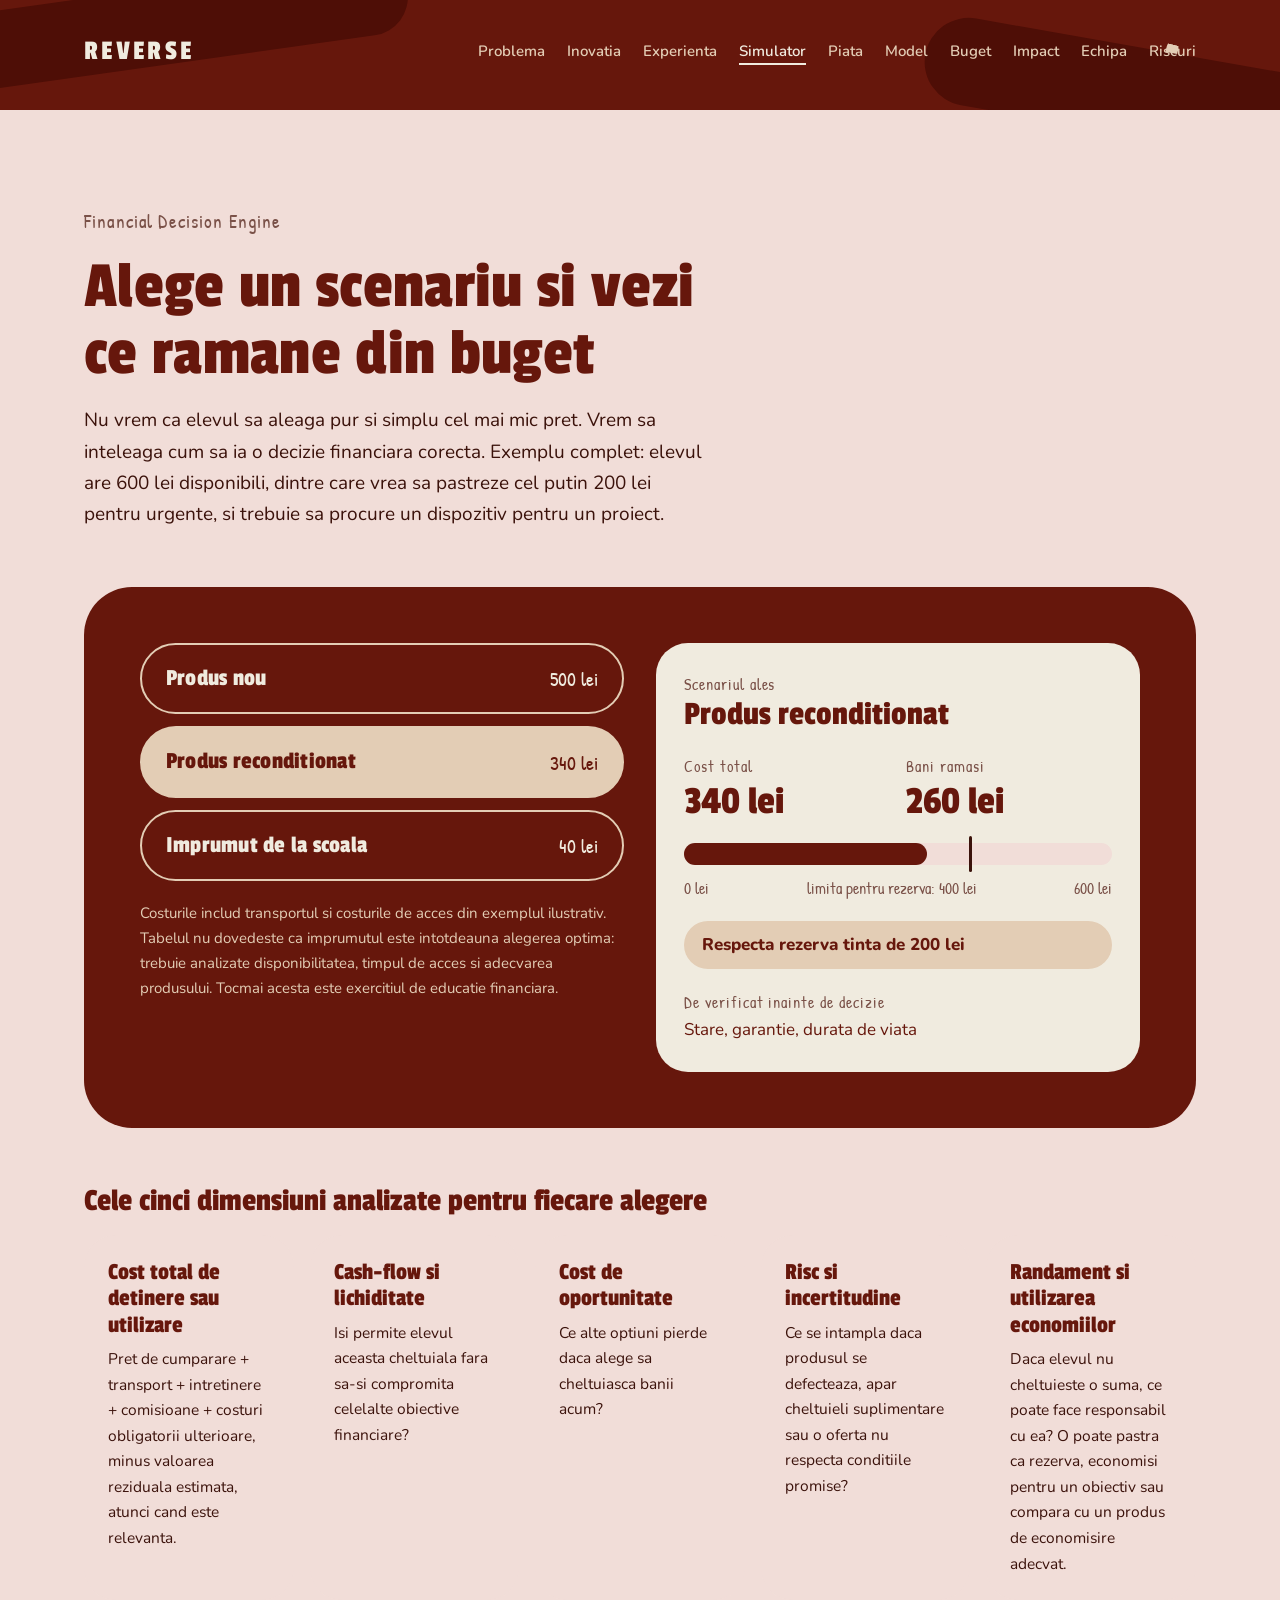
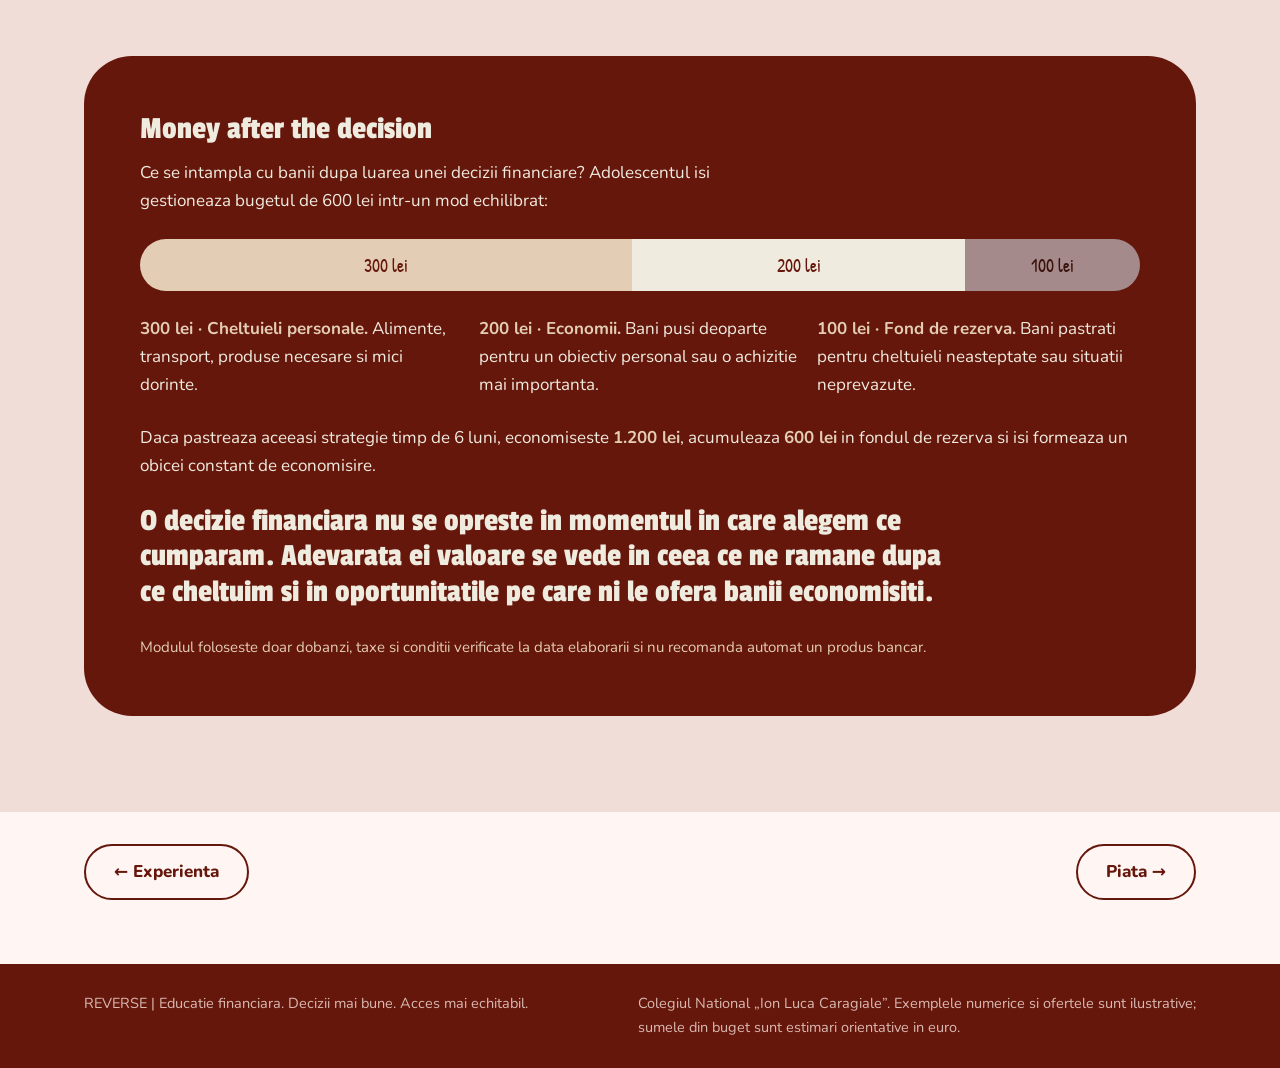
<file: simulator.html>
<!doctype html>
<html lang="ro">
<head>
<meta charset="utf-8">
<meta name="viewport" content="width=device-width, initial-scale=1">
<title>Simulator · REVERSE</title>
<meta name="description" content="Financial Decision Engine: alege un scenariu si vezi ce ramane din buget.">
<link rel="preconnect" href="https://fonts.googleapis.com">
<link rel="preconnect" href="https://fonts.gstatic.com" crossorigin>
<link href="https://fonts.googleapis.com/css2?family=Nunito:wght@400;600;800&family=Passion+One&family=Patrick+Hand&display=swap" rel="stylesheet">
<link rel="stylesheet" href="styles.css">
</head>
<body>

<div class="hero page-hero">
  <span class="spark" style="right: 7%; top: 40%" aria-hidden="true"></span>
  <div class="wrap">
    <header class="site-header">
      <a class="logo" href="index.html">REVERSE</a>
      <nav class="nav" aria-label="Navigare principala">
        <a href="problema.html">Problema</a>
        <a href="inovatia.html">Inovatia</a>
        <a href="experienta.html">Experienta</a>
        <a href="simulator.html" aria-current="page">Simulator</a>
        <a href="piata.html">Piata</a>
        <a href="model.html">Model</a>
        <a href="buget.html">Buget</a>
        <a href="impact.html">Impact</a>
        <a href="echipa.html">Echipa</a>
        <a href="riscuri.html">Riscuri</a>
      </nav>
    </header>
  </div>
</div>

<main>

<section id="simulator" class="section" style="background: var(--blush)">
  <div class="wrap stack g56">
    <div class="stack g16 measure">
      <div class="eyebrow">Financial Decision Engine</div>
      <h2>Alege un scenariu si vezi ce ramane din buget</h2>
      <p class="lead">Nu vrem ca elevul sa aleaga pur si simplu cel mai mic pret. Vrem sa inteleaga cum sa ia o decizie financiara corecta. Exemplu complet: elevul are 600 lei disponibili, dintre care vrea sa pastreze cel putin 200 lei pentru urgente, si trebuie sa procure un dispozitiv pentru un proiect.</p>
    </div>

    <div class="pill">
      <div class="sim-grid">
        <div class="scenarios">
          <button class="scenario" type="button" data-id="nou" aria-pressed="false"><span class="s-name">Produs nou</span><span class="s-cost">500 lei</span></button>
          <button class="scenario" type="button" data-id="recond" aria-pressed="true"><span class="s-name">Produs reconditionat</span><span class="s-cost">340 lei</span></button>
          <button class="scenario" type="button" data-id="imprumut" aria-pressed="false"><span class="s-name">Imprumut de la scoala</span><span class="s-cost">40 lei</span></button>
          <p class="note" style="color: var(--tan); margin-top: 8px">Costurile includ transportul si costurile de acces din exemplul ilustrativ. Tabelul nu dovedeste ca imprumutul este intotdeauna alegerea optima: trebuie analizate disponibilitatea, timpul de acces si adecvarea produsului. Tocmai acesta este exercitiul de educatie financiara.</p>
        </div>

        <div class="result" aria-live="polite">
          <div class="stack"><span class="k">Scenariul ales</span><span class="res-name" id="res-name">Produs reconditionat</span></div>
          <div class="metrics">
            <div class="metric"><span class="k">Cost total</span><span class="val" id="res-cost">340 lei</span></div>
            <div class="metric"><span class="k">Bani ramasi</span><span class="val" id="res-left">260 lei</span></div>
          </div>
          <div>
            <div class="meter"><div class="meter-fill" id="meter-fill"></div><div class="meter-mark" style="left: 66.67%"></div></div>
            <div class="meter-scale"><span>0 lei</span><span>limita pentru rezerva: 400 lei</span><span>600 lei</span></div>
          </div>
          <div class="verdict" id="res-verdict">Respecta rezerva tinta de 200 lei</div>
          <div class="stack"><span class="k">De verificat inainte de decizie</span><span id="res-check">Stare, garantie, durata de viata</span></div>
        </div>
      </div>
    </div>

    <div class="stack g16">
      <h3>Cele cinci dimensiuni analizate pentru fiecare alegere</h3>
      <div class="grid-5">
        <div class="dim"><h4>Cost total de detinere sau utilizare</h4><p>Pret de cumparare + transport + intretinere + comisioane + costuri obligatorii ulterioare, minus valoarea reziduala estimata, atunci cand este relevanta.</p></div>
        <div class="dim"><h4>Cash-flow si lichiditate</h4><p>Isi permite elevul aceasta cheltuiala fara sa-si compromita celelalte obiective financiare?</p></div>
        <div class="dim"><h4>Cost de oportunitate</h4><p>Ce alte optiuni pierde daca alege sa cheltuiasca banii acum?</p></div>
        <div class="dim"><h4>Risc si incertitudine</h4><p>Ce se intampla daca produsul se defecteaza, apar cheltuieli suplimentare sau o oferta nu respecta conditiile promise?</p></div>
        <div class="dim"><h4>Randament si utilizarea economiilor</h4><p>Daca elevul nu cheltuieste o suma, ce poate face responsabil cu ea? O poate pastra ca rezerva, economisi pentru un obiectiv sau compara cu un produs de economisire adecvat.</p></div>
      </div>
    </div>

    <div class="pill stack g24">
      <div class="stack g12 measure">
        <h3>Money after the decision</h3>
        <p>Ce se intampla cu banii dupa luarea unei decizii financiare? Adolescentul isi gestioneaza bugetul de 600 lei intr-un mod echilibrat:</p>
      </div>
      <div class="split" role="img" aria-label="Distributia celor 600 lei: 300 lei cheltuieli personale, 200 lei economii, 100 lei fond de rezerva">
        <span class="a" style="flex: 3">300 lei</span><span class="b" style="flex: 2">200 lei</span><span class="c" style="flex: 1">100 lei</span>
      </div>
      <div class="grid-3" style="gap: 16px">
        <p><b class="tan">300 lei · Cheltuieli personale.</b> Alimente, transport, produse necesare si mici dorinte.</p>
        <p><b class="tan">200 lei · Economii.</b> Bani pusi deoparte pentru un obiectiv personal sau o achizitie mai importanta.</p>
        <p><b class="tan">100 lei · Fond de rezerva.</b> Bani pastrati pentru cheltuieli neasteptate sau situatii neprevazute.</p>
      </div>
      <p>Daca pastreaza aceeasi strategie timp de 6 luni, economiseste <b class="tan">1.200 lei</b>, acumuleaza <b class="tan">600 lei</b> in fondul de rezerva si isi formeaza un obicei constant de economisire.</p>
      <p class="big-quote" style="font-size: clamp(22px, 2.6vw, 32px)">O decizie financiara nu se opreste in momentul in care alegem ce cumparam. Adevarata ei valoare se vede in ceea ce ne ramane dupa ce cheltuim si in oportunitatile pe care ni le ofera banii economisiti.</p>
      <p class="note">Modulul foloseste doar dobanzi, taxe si conditii verificate la data elaborarii si nu recomanda automat un produs bancar.</p>
    </div>
  </div>
</section>

<div class="wrap"><nav class="pager" aria-label="Pagini"><a href="experienta.html">← Experienta</a><a href="piata.html">Piata →</a></nav></div>

</main>

<footer class="mini-footer">
  <div class="wrap footer">
    <span>REVERSE | Educatie financiara. Decizii mai bune. Acces mai echitabil.</span>
    <span>Colegiul National „Ion Luca Caragiale”. Exemplele numerice si ofertele sunt ilustrative; sumele din buget sunt estimari orientative in euro.</span>
  </div>
</footer>

<script src="script.js"></script>
</body>
</html>
</file>
<file: styles.css>
/* REVERSE — The Student Economy Lab
   Palette taken from the team's presentation: deep maroon panels, blush-white ground,
   dusty mauve shapes, tan four-point sparkles, cream type on maroon.
   Layout: one 1160px column; maroon "pill" panels with large radii; mauve wedges in corners. */

:root {
  --bg: #FFF5F3;
  --maroon: #66170C;
  --maroon-deep: #4E0E06;
  --mauve: #A48A8A;
  --rose: #B99A94;
  --blush: #F1DDD8;
  --tan: #E3CDB5;
  --cream: #F0EBDF;
  --ink: #3B120B;
  --muted: #7A5148;
  --line: #D9BDB6;

  --font-display: "Passion One", "Arial Black", Impact, sans-serif;
  --font-body: "Nunito", system-ui, sans-serif;
  --font-hand: "Patrick Hand", "Nunito", system-ui, sans-serif;

  --radius: 48px;
}

* { box-sizing: border-box; }
html { scroll-behavior: smooth; }

body {
  margin: 0;
  background: var(--bg);
  color: var(--ink);
  font-family: var(--font-body);
  font-size: 17px;
  line-height: 1.65;
}

h1, h2, h3, h4, p, ul, ol { margin: 0; }
ul, ol { padding: 0; list-style: none; }
a { color: var(--maroon); }
a:focus-visible, button:focus-visible, summary:focus-visible { outline: 3px solid var(--tan); outline-offset: 3px; box-shadow: 0 0 0 6px var(--maroon); }

h2 {
  font-family: var(--font-display);
  font-weight: 400;
  color: var(--maroon);
  font-size: clamp(38px, 5.2vw, 68px);
  line-height: 1.02;
  letter-spacing: 0.005em;
  text-wrap: balance;
}
h3 { font-family: var(--font-display); font-weight: 400; font-size: clamp(24px, 2.6vw, 32px); line-height: 1.1; color: var(--maroon); }

.wrap { max-width: 1160px; margin: 0 auto; padding-inline: 24px; position: relative; z-index: 1; }
.section { padding-block: 96px; position: relative; overflow: hidden; }
.stack { display: flex; flex-direction: column; }
.g12 { gap: 12px; } .g16 { gap: 16px; } .g24 { gap: 24px; } .g40 { gap: 40px; } .g56 { gap: 56px; }
.measure { max-width: 62ch; }
.lead { font-size: 19px; max-width: 58ch; }
.hand { font-family: var(--font-hand); }

.eyebrow { font-family: var(--font-hand); font-size: 19px; letter-spacing: 0.06em; color: var(--muted); }
.on-dark .eyebrow, .pill .eyebrow { color: var(--tan); }

.grid-2 { display: grid; grid-template-columns: repeat(auto-fit, minmax(min(100%, 440px), 1fr)); gap: 40px; align-items: start; }
.grid-3 { display: grid; grid-template-columns: repeat(auto-fit, minmax(min(100%, 300px), 1fr)); gap: 24px; align-items: stretch; }
.grid-5 { display: grid; grid-template-columns: repeat(auto-fit, minmax(min(100%, 190px), 1fr)); gap: 16px; }
.grid-2 > *, .grid-3 > *, .grid-5 > * { min-width: 0; }

/* Decorative shapes */
.spark {
  position: absolute; width: 44px; height: 44px; z-index: 0; pointer-events: none;
  background: url("data:image/svg+xml,%3Csvg xmlns='http://www.w3.org/2000/svg' viewBox='0 0 24 24'%3E%3Cpath d='M12 1.5v21M1.5 12h21' stroke='%23E3CDB5' stroke-width='6.5' stroke-linecap='round'/%3E%3C/svg%3E") center/contain no-repeat;
  transform: rotate(14deg);
}
.wedge { position: absolute; z-index: 0; pointer-events: none; background: var(--mauve); }
.wedge.tl { top: 0; left: 0; width: min(26vw, 340px); height: 190px; clip-path: polygon(0 0, 100% 0, 84% 100%, 32% 48%, 0 74%); }
.wedge.br { bottom: 0; right: 0; width: min(24vw, 300px); height: 200px; background: var(--rose); clip-path: polygon(100% 0, 100% 100%, 0 100%, 38% 30%); }
.wedge.bl { bottom: 0; left: 0; width: min(22vw, 280px); height: 170px; clip-path: polygon(0 0, 66% 40%, 100% 100%, 0 100%); }

/* Panels */
.pill {
  background: var(--maroon);
  color: var(--cream);
  border-radius: var(--radius);
  padding: clamp(28px, 4.5vw, 56px);
  position: relative;
}
.pill h3 { color: var(--cream); }
.pill p { color: var(--cream); }
.pill .note, .pill .muted { color: var(--tan); }
.tan { color: var(--tan); }
.note { font-size: 15px; color: var(--muted); }
.big-quote { font-family: var(--font-display); font-weight: 400; font-size: clamp(26px, 3.4vw, 42px); line-height: 1.12; text-wrap: balance; }

.btn {
  display: inline-flex; align-items: center; min-height: 48px; padding: 12px 28px;
  border-radius: 999px; font-weight: 800; text-decoration: none; border: 2px solid var(--cream); color: var(--cream);
}
.btn.fill { background: var(--tan); border-color: var(--tan); color: var(--maroon); }
.btn:hover { background: var(--cream); color: var(--maroon); border-color: var(--cream); }

/* Hero */
.hero { background: var(--maroon); color: var(--cream); position: relative; overflow: hidden; }
.hero::before, .hero::after {
  content: ""; position: absolute; z-index: 0; background: var(--maroon-deep); border-radius: 60px;
}
.hero::before { width: 40%; height: 70%; left: -8%; top: -10%; transform: rotate(-8deg); }
.hero::after { width: 34%; height: 80%; right: -6%; bottom: -24%; transform: rotate(10deg); }
.site-header { display: flex; flex-wrap: wrap; gap: 8px 32px; align-items: center; justify-content: space-between; padding-block: 20px; }
.logo { font-family: var(--font-display); font-size: 28px; letter-spacing: 0.12em; color: var(--cream); text-decoration: none; padding: 8px 0; }
.nav { display: flex; flex-wrap: wrap; gap: 0 22px; font-size: 15px; font-weight: 600; }
.nav a { color: var(--tan); text-decoration: none; padding: 12px 0; display: inline-block; }
.nav a:hover { color: var(--cream); text-decoration: underline; text-underline-offset: 6px; }
.hero-grid {
  display: grid; grid-template-columns: repeat(auto-fit, minmax(min(100%, 430px), 1fr)); gap: 48px; align-items: center;
  padding-block: 32px 112px;
}
.hero-grid > * { min-width: 0; }
.school { font-weight: 800; font-size: 18px; color: #D9B9B2; letter-spacing: 0.01em; }
.hero h1 {
  font-family: var(--font-display); font-weight: 400; color: var(--cream);
  font-size: clamp(52px, 8vw, 104px); line-height: 0.98; letter-spacing: 0.005em; text-wrap: balance;
}
.hero p.lead { color: var(--cream); }
.hero .pledge { font-family: var(--font-hand); font-size: 22px; color: var(--tan); }
.hero-actions { display: flex; flex-wrap: wrap; gap: 12px; }

.receipt {
  background: var(--cream); color: var(--maroon); border-radius: 28px; padding: 28px;
  font-family: var(--font-hand); font-size: 19px; line-height: 1.7; transform: rotate(1.4deg);
  box-shadow: 0 0 0 10px rgba(227, 205, 181, 0.18);
}
.receipt-title { text-align: center; letter-spacing: 0.16em; padding-bottom: 12px; border-bottom: 2px dashed var(--mauve); font-size: 22px; }
.receipt-block { padding: 12px 0; border-bottom: 2px dashed var(--mauve); }
.receipt-row { display: flex; justify-content: space-between; flex-wrap: wrap; gap: 0 16px; }
.receipt-row.hit { background: var(--maroon); color: var(--cream); border-radius: 999px; padding: 0 14px; margin-inline: -14px; }
.receipt-foot { padding-top: 12px; display: flex; flex-direction: column; }
.receipt-foot small { font-size: 15px; letter-spacing: 0.1em; color: var(--muted); }

/* Problem */
.stat { display: flex; flex-wrap: wrap; align-items: baseline; gap: 4px 20px; }
.stat b { font-family: var(--font-display); font-weight: 400; font-size: clamp(80px, 12vw, 148px); line-height: 0.9; color: var(--tan); }
.three-students { display: flex; flex-direction: column; gap: 14px; }
.student { display: flex; gap: 16px; align-items: baseline; padding-top: 14px; border-top: 1.5px solid rgba(227, 205, 181, 0.35); }
.student .amt { font-family: var(--font-display); font-size: 34px; line-height: 1.1; color: var(--tan); min-width: 4.2ch; white-space: nowrap; }
.hyp { display: flex; flex-direction: column; }
.hyp li { padding: 14px 0; border-top: 1.5px solid var(--line); display: flex; gap: 16px; }
.hyp li::before { content: "?"; font-family: var(--font-display); font-size: 24px; color: var(--maroon); line-height: 1.3; }
.hyp li:last-child { border-bottom: 1.5px solid var(--line); }

/* Rows used for comparison tables */
.row3 {
  display: grid; grid-template-columns: repeat(auto-fit, minmax(min(100%, 200px), 1fr)); gap: 6px 32px;
  padding: 20px 0; border-top: 2px solid var(--maroon);
}
.row3 > * { min-width: 0; display: flex; flex-direction: column; gap: 2px; }
.row3:last-child { border-bottom: 2px solid var(--maroon); }
.k { font-family: var(--font-hand); font-size: 16px; letter-spacing: 0.06em; color: var(--muted); }
.pill .k { color: var(--tan); }
.row3 .name, .name { font-family: var(--font-display); font-size: 26px; line-height: 1.1; color: var(--maroon); }
.price { font-family: var(--font-display); font-size: 34px; line-height: 1; color: var(--maroon); }

/* Steps */
.steps { display: grid; grid-template-columns: repeat(auto-fit, minmax(min(100%, 340px), 1fr)); gap: 14px 40px; counter-reset: st; }
.steps li { counter-increment: st; display: flex; gap: 16px; align-items: flex-start; padding-top: 14px; border-top: 1.5px solid rgba(227, 205, 181, 0.35); }
.steps li::before { content: counter(st); font-family: var(--font-display); font-size: 34px; line-height: 1; color: var(--tan); min-width: 1.1ch; }
.steps li span { min-width: 0; }

.dim { background: var(--blush); border-radius: 32px; padding: 24px; display: flex; flex-direction: column; gap: 8px; }
.dim h4 { font-family: var(--font-display); font-weight: 400; font-size: 24px; line-height: 1.1; color: var(--maroon); }
.dim p { font-size: 15.5px; color: var(--ink); }

/* Simulator */
.sim-grid { display: grid; grid-template-columns: repeat(auto-fit, minmax(min(100%, 380px), 1fr)); gap: 32px; align-items: start; }
.sim-grid > * { min-width: 0; }
.scenarios { display: flex; flex-direction: column; gap: 12px; }
.scenario {
  appearance: none; cursor: pointer; text-align: left; font: inherit; color: var(--cream);
  min-height: 68px; padding: 14px 24px; border-radius: 999px; border: 2px solid var(--tan); background: transparent;
  display: flex; justify-content: space-between; align-items: center; flex-wrap: wrap; gap: 4px 16px;
}
.scenario:hover { background: rgba(227, 205, 181, 0.16); }
.scenario .s-name { font-family: var(--font-display); font-size: 24px; letter-spacing: 0.01em; }
.scenario .s-cost { font-family: var(--font-hand); font-size: 20px; }
.scenario[aria-pressed="true"] { background: var(--tan); border-color: var(--tan); color: var(--maroon); }
.result { background: var(--cream); color: var(--maroon); border-radius: 32px; padding: 28px; display: flex; flex-direction: column; gap: 20px; }
.result .res-name { font-family: var(--font-display); font-size: 34px; line-height: 1.05; }
.metrics { display: grid; grid-template-columns: repeat(auto-fit, minmax(min(100%, 140px), 1fr)); gap: 16px; }
.metric .val { font-family: var(--font-display); font-size: 40px; line-height: 1.05; display: block; }
.result .k { color: var(--muted); }
.meter { position: relative; height: 22px; background: var(--blush); border-radius: 999px; }
.meter-fill { height: 100%; width: 0; background: var(--maroon); border-radius: 999px; transition: width 0.3s ease; }
.meter-mark { position: absolute; top: -7px; bottom: -7px; width: 3px; background: var(--ink); border-radius: 2px; }
.meter-scale { display: flex; justify-content: space-between; gap: 12px; font-family: var(--font-hand); font-size: 16px; color: var(--muted); margin-top: 10px; }
.verdict { padding: 10px 18px; border-radius: 999px; font-weight: 800; background: var(--tan); color: var(--maroon); }
.verdict.bad { background: var(--ink); color: var(--cream); }
.meter-fill.bad { background: #8E1F10; }

.split { display: flex; height: 52px; border-radius: 999px; overflow: hidden; font-family: var(--font-hand); font-size: 18px; }
.split span { display: flex; align-items: center; justify-content: center; padding-inline: 8px; white-space: nowrap; overflow: hidden; }
.split .a { background: var(--tan); color: var(--maroon); }
.split .b { background: var(--cream); color: var(--maroon); }
.split .c { background: var(--mauve); color: var(--ink); }

/* Market, partners */
.five li { padding: 16px 0; border-top: 1.5px solid rgba(227, 205, 181, 0.35); display: flex; flex-direction: column; gap: 2px; }
.five li:first-child { border-top: 0; padding-top: 0; }
.five .t { font-family: var(--font-display); font-size: 26px; color: var(--tan); line-height: 1.1; }
.partners { background: var(--cream); color: var(--maroon); border-radius: 28px; overflow-x: auto; }
.partners table { width: 100%; min-width: 520px; border-collapse: collapse; font-size: 15.5px; color: var(--ink); }
.partners th { text-align: left; font-family: var(--font-hand); font-size: 17px; font-weight: 400; letter-spacing: 0.05em; color: var(--muted); padding: 16px 18px 8px; }
.partners td { padding: 14px 18px; border-top: 1.5px solid var(--line); vertical-align: top; }
.partners td:first-child { font-weight: 800; color: var(--maroon); }

/* Model */
.ledger { display: flex; flex-direction: column; }
.ledger div { display: flex; justify-content: space-between; flex-wrap: wrap; gap: 0 16px; padding: 12px 0; border-top: 1.5px solid rgba(227, 205, 181, 0.35); }
.ledger .v { font-family: var(--font-hand); font-size: 21px; color: var(--tan); }
.ledger .sum { font-weight: 800; border-top: 2px solid var(--tan); }
.ledger .sum .v { font-family: var(--font-display); font-size: 30px; line-height: 1; color: var(--cream); }
.reg { background: var(--blush); border-radius: 28px; padding: 20px; display: flex; gap: 16px; align-items: baseline; }
.reg b { font-family: var(--font-display); font-weight: 400; font-size: 44px; line-height: 1; color: var(--maroon); }
.reg span { font-weight: 800; }
.tag { display: inline-block; font-family: var(--font-hand); font-size: 17px; padding: 2px 14px; border-radius: 999px; background: var(--tan); color: var(--maroon); }

/* Budget */
.figs { display: grid; grid-template-columns: repeat(auto-fit, minmax(min(100%, 200px), 1fr)); gap: 16px; }
.fig { background: var(--blush); border-radius: 32px; padding: 20px 24px; display: flex; flex-direction: column; gap: 2px; }
.fig .n { font-family: var(--font-display); font-size: 46px; line-height: 1; color: var(--maroon); }
.fig.dark { background: var(--maroon); }
.fig.dark .n { color: var(--cream); }
.fig.dark .k { color: var(--tan); }
.chips { display: flex; flex-wrap: wrap; gap: 10px; }
.chip {
  appearance: none; cursor: pointer; font: inherit; font-weight: 800; font-size: 15px; min-height: 44px; padding: 8px 20px; border-radius: 999px;
  border: 2px solid var(--maroon); background: transparent; color: var(--maroon);
}
.chip[aria-pressed="true"] { background: var(--maroon); color: var(--cream); }
.chip:hover { background: var(--blush); }
.chip[aria-pressed="true"]:hover { background: var(--maroon-deep); }
.bsum { display: flex; flex-wrap: wrap; align-items: baseline; gap: 4px 16px; }
.bsum b { font-family: var(--font-display); font-weight: 400; font-size: 44px; line-height: 1; color: var(--maroon); }
.cat { border-top: 2px solid var(--maroon); }
.cat:last-child { border-bottom: 2px solid var(--maroon); }
.cat summary {
  list-style: none; cursor: pointer; display: grid; grid-template-columns: minmax(0, 1.2fr) minmax(0, 1.4fr) auto; gap: 8px 24px; align-items: center; padding: 16px 4px;
}
.cat summary::-webkit-details-marker { display: none; }
.cat summary:hover { background: var(--blush); }
.cat .cname { font-family: var(--font-display); font-size: 26px; line-height: 1.1; color: var(--maroon); display: flex; gap: 12px; align-items: center; }
.cat .cname::before { content: "+"; font-family: var(--font-body); font-weight: 800; font-size: 20px; width: 28px; height: 28px; border-radius: 50%; background: var(--maroon); color: var(--cream); display: inline-flex; align-items: center; justify-content: center; flex: none; }
.cat[open] .cname::before { content: "–"; }
.cat .bar { height: 14px; background: var(--blush); border-radius: 999px; }
.cat .bar i { display: block; height: 100%; background: var(--maroon); border-radius: 999px; }
.cat.reserve .bar i { background: var(--mauve); }
.cat .camt { font-family: var(--font-display); font-size: 26px; color: var(--maroon); text-align: right; min-width: 4ch; }
@media (max-width: 640px) {
  .cat summary { grid-template-columns: 1fr auto; }
  .cat .bar { grid-column: 1 / -1; order: 3; }
}
.lines { padding: 4px 4px 20px 44px; display: flex; flex-direction: column; }
.line { display: grid; grid-template-columns: minmax(0, 1fr) auto; gap: 2px 20px; padding: 12px 0; border-top: 1.5px solid var(--line); }
.line .ltitle { font-weight: 800; display: flex; flex-wrap: wrap; align-items: center; gap: 4px 10px; }
.line .ldesc { grid-column: 1; font-size: 15px; color: var(--muted); }
.line .lcost { grid-row: 1 / span 2; grid-column: 2; font-family: var(--font-display); font-size: 24px; color: var(--maroon); align-self: center; }
.pr { font-family: var(--font-hand); font-size: 15px; font-weight: 400; padding: 1px 12px; border-radius: 999px; border: 1.5px solid var(--maroon); color: var(--maroon); }
.pr.es { background: var(--maroon); color: var(--cream); }
.pr.rec { background: var(--tan); border-color: var(--tan); }
.pr.res { background: var(--rose); border-color: var(--rose); color: var(--ink); }
.rules { display: grid; grid-template-columns: repeat(auto-fit, minmax(min(100%, 300px), 1fr)); gap: 16px 32px; }
.rules p { font-size: 15.5px; }

/* KPIs */
.kpi { display: flex; flex-direction: column; gap: 14px; }
.kpi .kn { font-family: var(--font-hand); font-size: 19px; color: var(--tan); }
.kpi h3 { color: var(--cream); font-size: 30px; }
.kpi .target { background: var(--cream); color: var(--maroon); border-radius: 24px; padding: 14px 18px; font-weight: 800; }
.kpi ul { display: flex; flex-direction: column; gap: 6px; font-size: 15.5px; }
.kpi li { display: flex; gap: 10px; }
.kpi li::before { content: ""; width: 8px; height: 8px; border-radius: 50%; background: var(--tan); margin-top: 10px; flex: none; }
.bars { display: flex; flex-direction: column; gap: 8px; font-family: var(--font-hand); font-size: 17px; }
.bars div { display: grid; grid-template-columns: 6.5ch 1fr 5ch; gap: 10px; align-items: center; }
.bars i { display: block; height: 14px; background: var(--tan); border-radius: 999px; }
.bars div.after i { background: var(--cream); }

/* Team */
.member { background: var(--maroon); color: var(--cream); border-radius: 44px; padding: 28px; display: flex; flex-direction: column; gap: 10px; }
.member .who { font-family: var(--font-hand); font-size: 20px; color: var(--tan); }
.member h3 { color: var(--cream); font-size: 28px; }
.member p { font-size: 15.5px; }
.member .out { font-size: 14.5px; color: var(--tan); border-top: 1.5px solid rgba(227, 205, 181, 0.35); padding-top: 10px; }
.crit { display: flex; flex-direction: column; }
.crit div { display: grid; grid-template-columns: 6ch minmax(0, 1fr); gap: 4px 20px; padding: 14px 0; border-top: 1.5px solid var(--line); }
.crit div:last-child { border-bottom: 1.5px solid var(--line); }
.crit b { font-family: var(--font-display); font-weight: 400; font-size: 28px; color: var(--maroon); line-height: 1.1; }
.cal div { display: grid; grid-template-columns: repeat(auto-fit, minmax(min(100%, 130px), 1fr)); gap: 4px 16px; padding: 14px 0; border-top: 1.5px solid var(--line); }
.cal div:last-child { border-bottom: 1.5px solid var(--line); }
.cal .when { font-family: var(--font-display); font-size: 24px; color: var(--maroon); }
.cal .what { grid-column: span 2; min-width: 0; }
.risk { display: grid; grid-template-columns: repeat(auto-fit, minmax(min(100%, 260px), 1fr)); gap: 4px 32px; padding: 14px 0; border-top: 1.5px solid var(--line); }
.risk:last-child { border-bottom: 1.5px solid var(--line); }
.risk > div { min-width: 0; display: flex; flex-direction: column; }

/* Closing */
.closing { background: var(--maroon); color: var(--cream); padding-block: 96px 40px; position: relative; overflow: hidden; }
.closing::before { content: ""; position: absolute; z-index: 0; width: 46%; height: 90%; right: -10%; top: -20%; background: var(--maroon-deep); border-radius: 60px; transform: rotate(12deg); }
.closing h2 { color: var(--cream); font-size: clamp(44px, 7vw, 92px); line-height: 1; }
.closing .lead { color: var(--cream); }
.tagline { background: var(--cream); color: var(--maroon); font-family: var(--font-hand); font-size: 21px; padding: 12px 28px; border-radius: 999px; align-self: flex-start; }
.footer { display: flex; flex-wrap: wrap; justify-content: space-between; gap: 12px 32px; padding-top: 24px; border-top: 1.5px solid rgba(227, 205, 181, 0.35); font-size: 14.5px; color: #D9B9B2; }
.footer span:last-child { max-width: 62ch; }

@media (prefers-reduced-motion: reduce) {
  html { scroll-behavior: auto; }
  .meter-fill { transition: none; }
}
@media (max-width: 640px) {
  :root { --radius: 32px; }
  .section { padding-block: 72px; }
  .receipt { transform: none; }
}

/* Multi-page additions */
.page-hero .site-header { padding-block: 20px 28px; }
.nav a[aria-current="page"] { color: var(--cream); text-decoration: underline; text-underline-offset: 7px; text-decoration-thickness: 2px; }
.navcards { display: grid; grid-template-columns: repeat(auto-fit, minmax(min(100%, 320px), 1fr)); gap: 20px; }
.navcard {
  position: relative; display: flex; flex-direction: column; gap: 8px; min-height: 190px; padding: 28px 28px 56px;
  background: var(--blush); color: var(--ink); text-decoration: none; border-radius: 40px; min-width: 0;
}
.navcard .name { font-family: var(--font-display); font-size: 36px; line-height: 1; color: var(--maroon); }
.navcard .go {
  position: absolute; right: 24px; bottom: 20px; width: 40px; height: 40px; border-radius: 50%;
  background: var(--maroon); color: var(--cream); display: flex; align-items: center; justify-content: center; font-weight: 800;
}
.navcard:hover { background: var(--maroon); color: var(--cream); }
.navcard:hover .name { color: var(--cream); }
.navcard:hover .go { background: var(--tan); color: var(--maroon); }
.pager { display: flex; flex-wrap: wrap; justify-content: space-between; gap: 12px; padding-block: 32px 64px; position: relative; z-index: 1; }
.pager a {
  display: inline-flex; align-items: center; min-height: 48px; padding: 12px 28px; border-radius: 999px;
  border: 2px solid var(--maroon); color: var(--maroon); font-weight: 800; text-decoration: none;
}
.pager a:hover { background: var(--maroon); color: var(--cream); }
.mini-footer { background: var(--maroon); color: var(--cream); padding-block: 28px; }
.mini-footer .footer { border-top: 0; padding-top: 0; }
</file>
